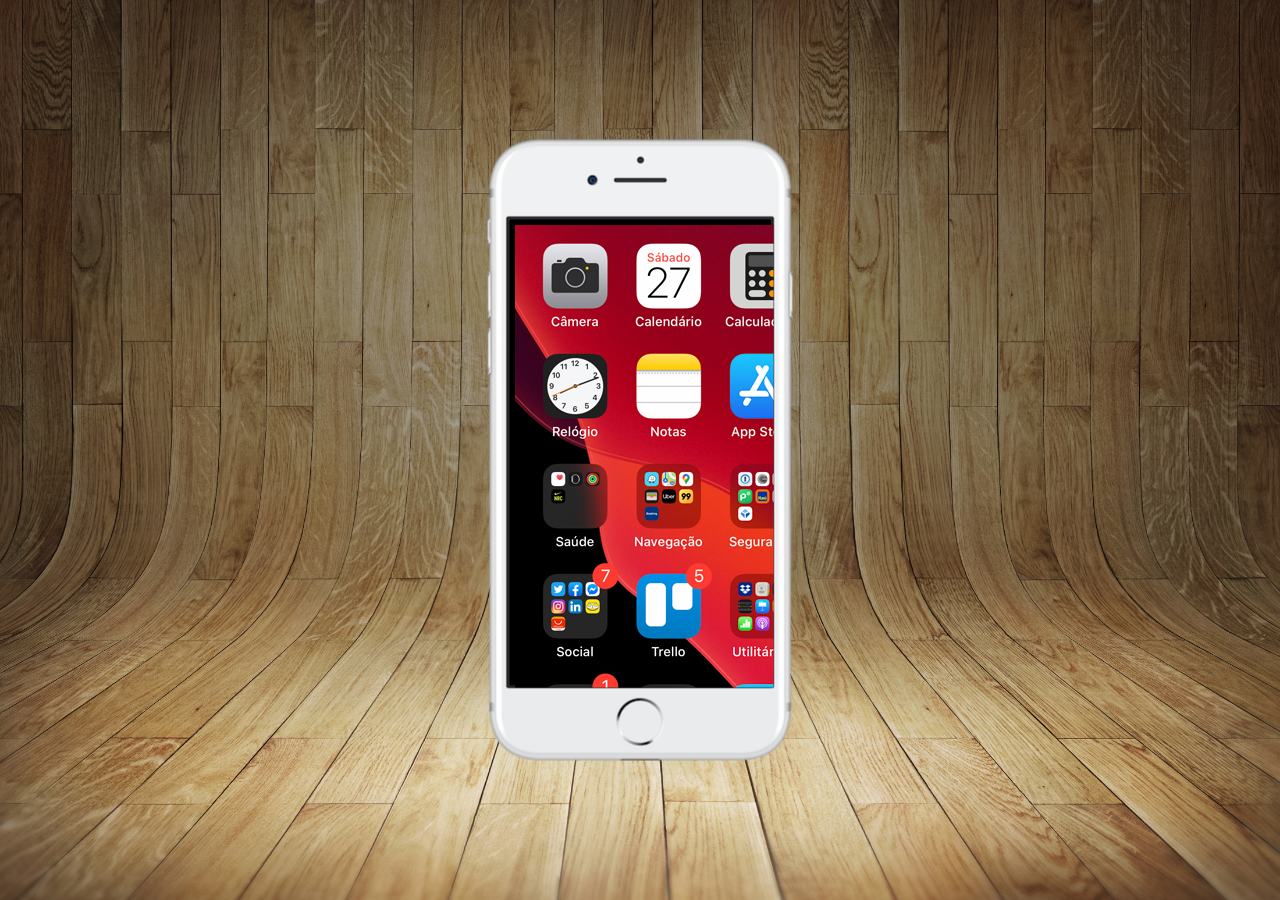
<file: index.html>
<!DOCTYPE html>
<html lang="pt-br">
<head>
    <meta charset="UTF-8">
    <meta name="viewport" content="width=device-width, initial-scale=1.0">
    <link rel="shortcut icon" href="favicon.ico" type="image/x-icon">
    <link rel="stylesheet" href="estilos/style.css">
    <title>redes Sociais</title>
</head>
<body>
    <main>
        <section id="telefone">
            <iframe src="tela-home.html" frameborder="0" name="tela" id="tela"></iframe>

        </section>
        <section id="botoes">
            <a href=""></a>

        </section>
    </main>
    
</body>
</html>
</file>
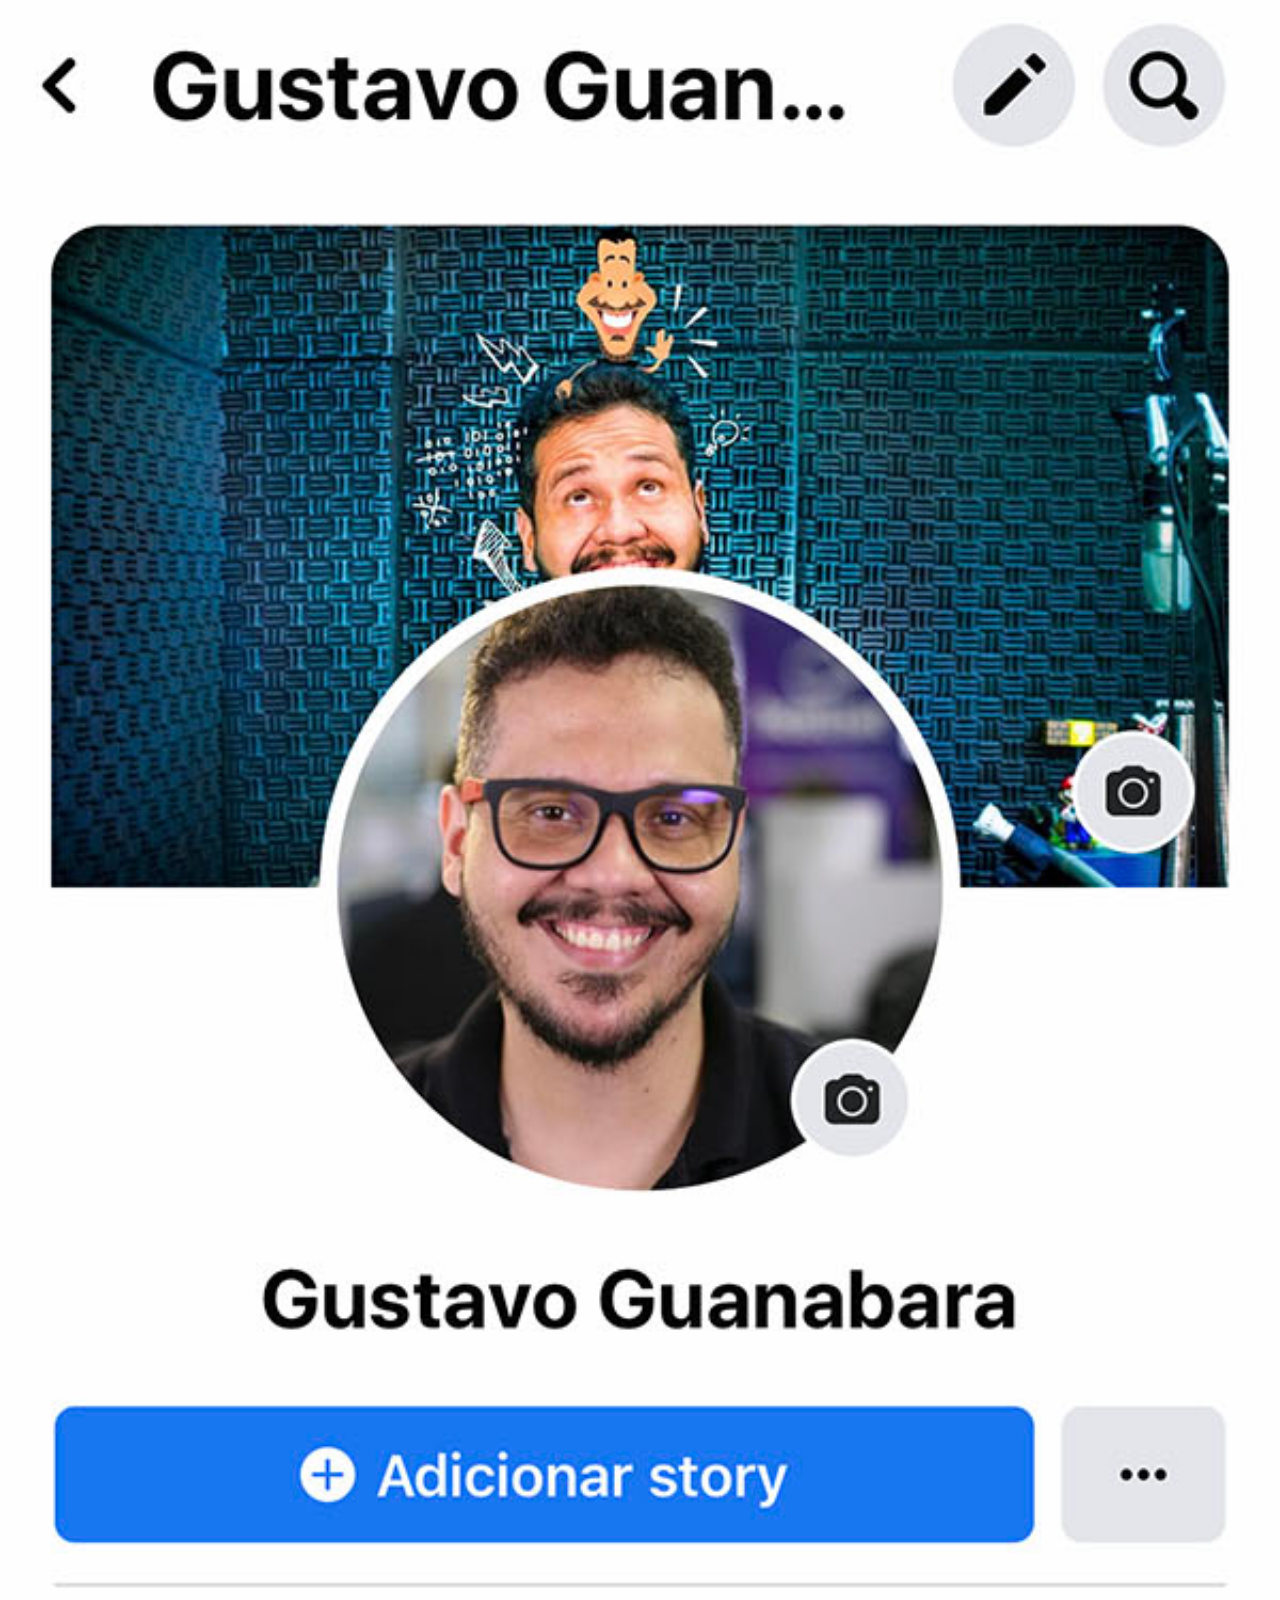
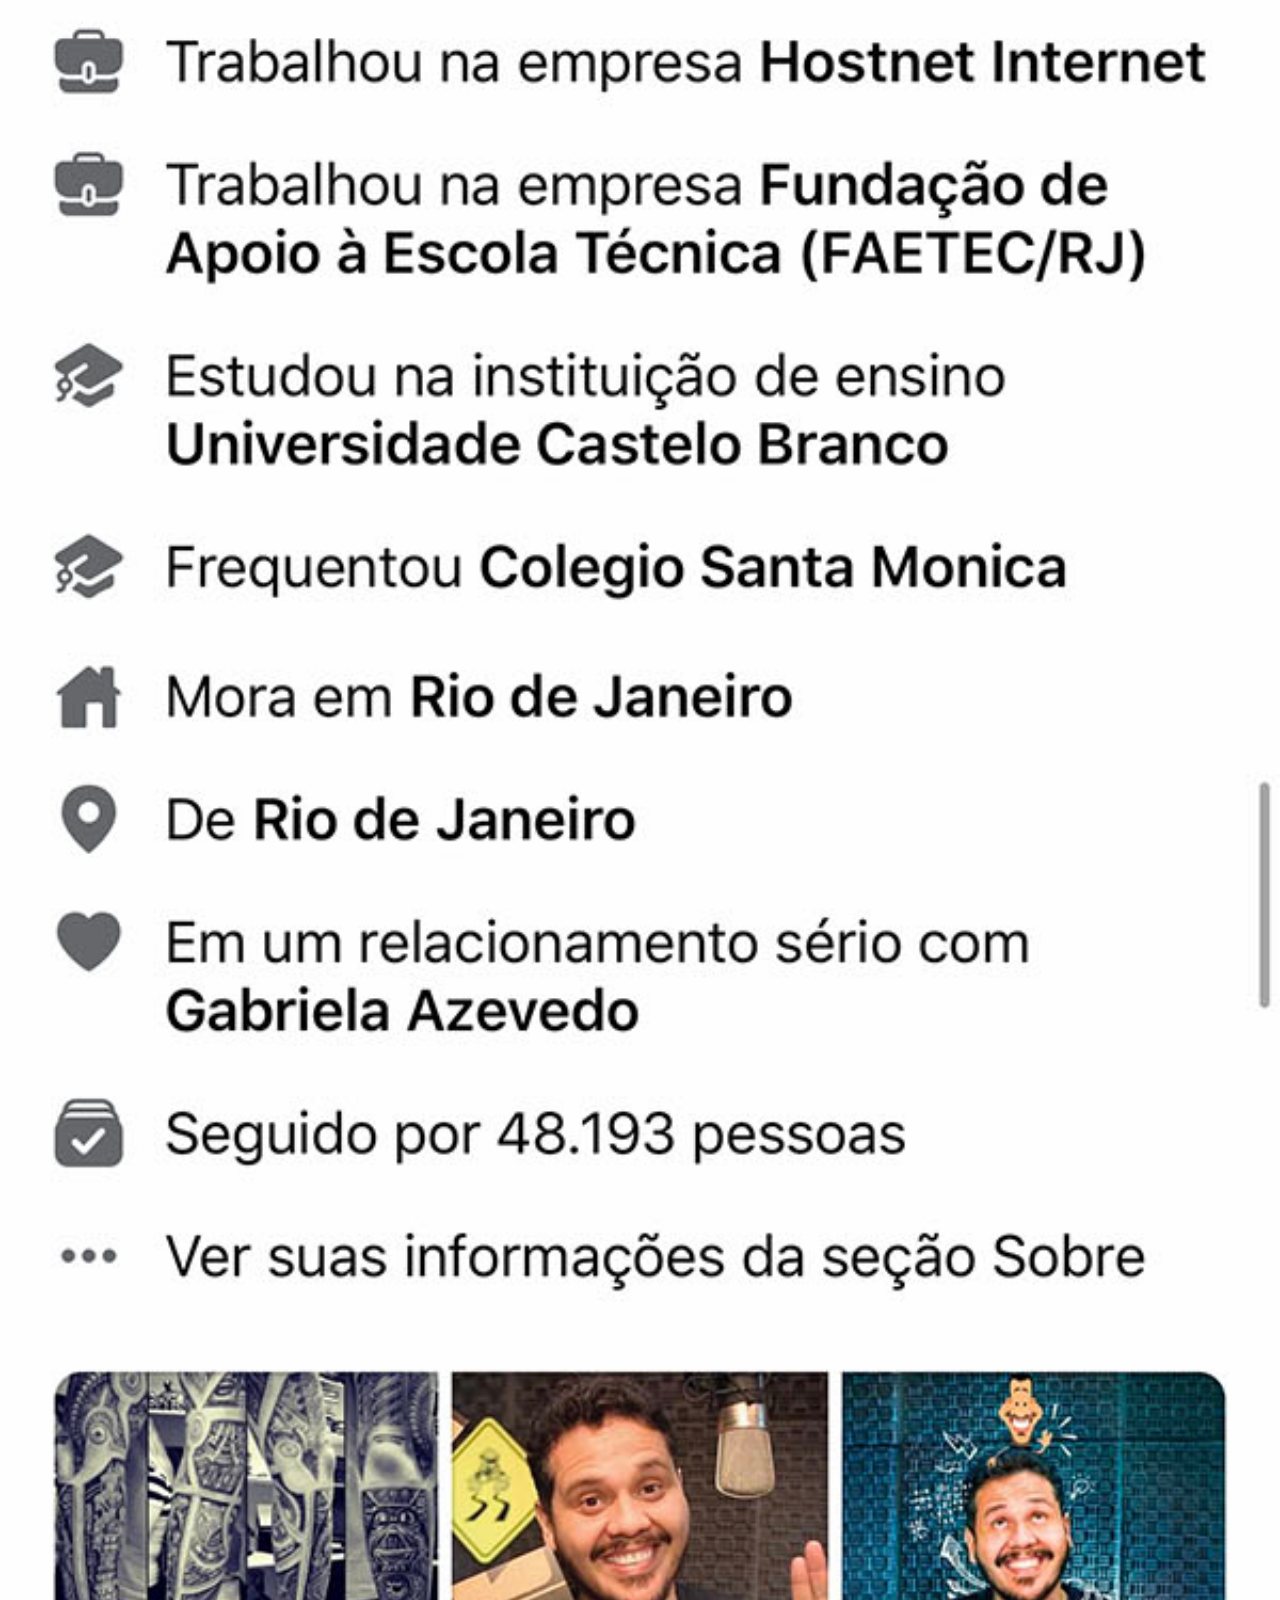
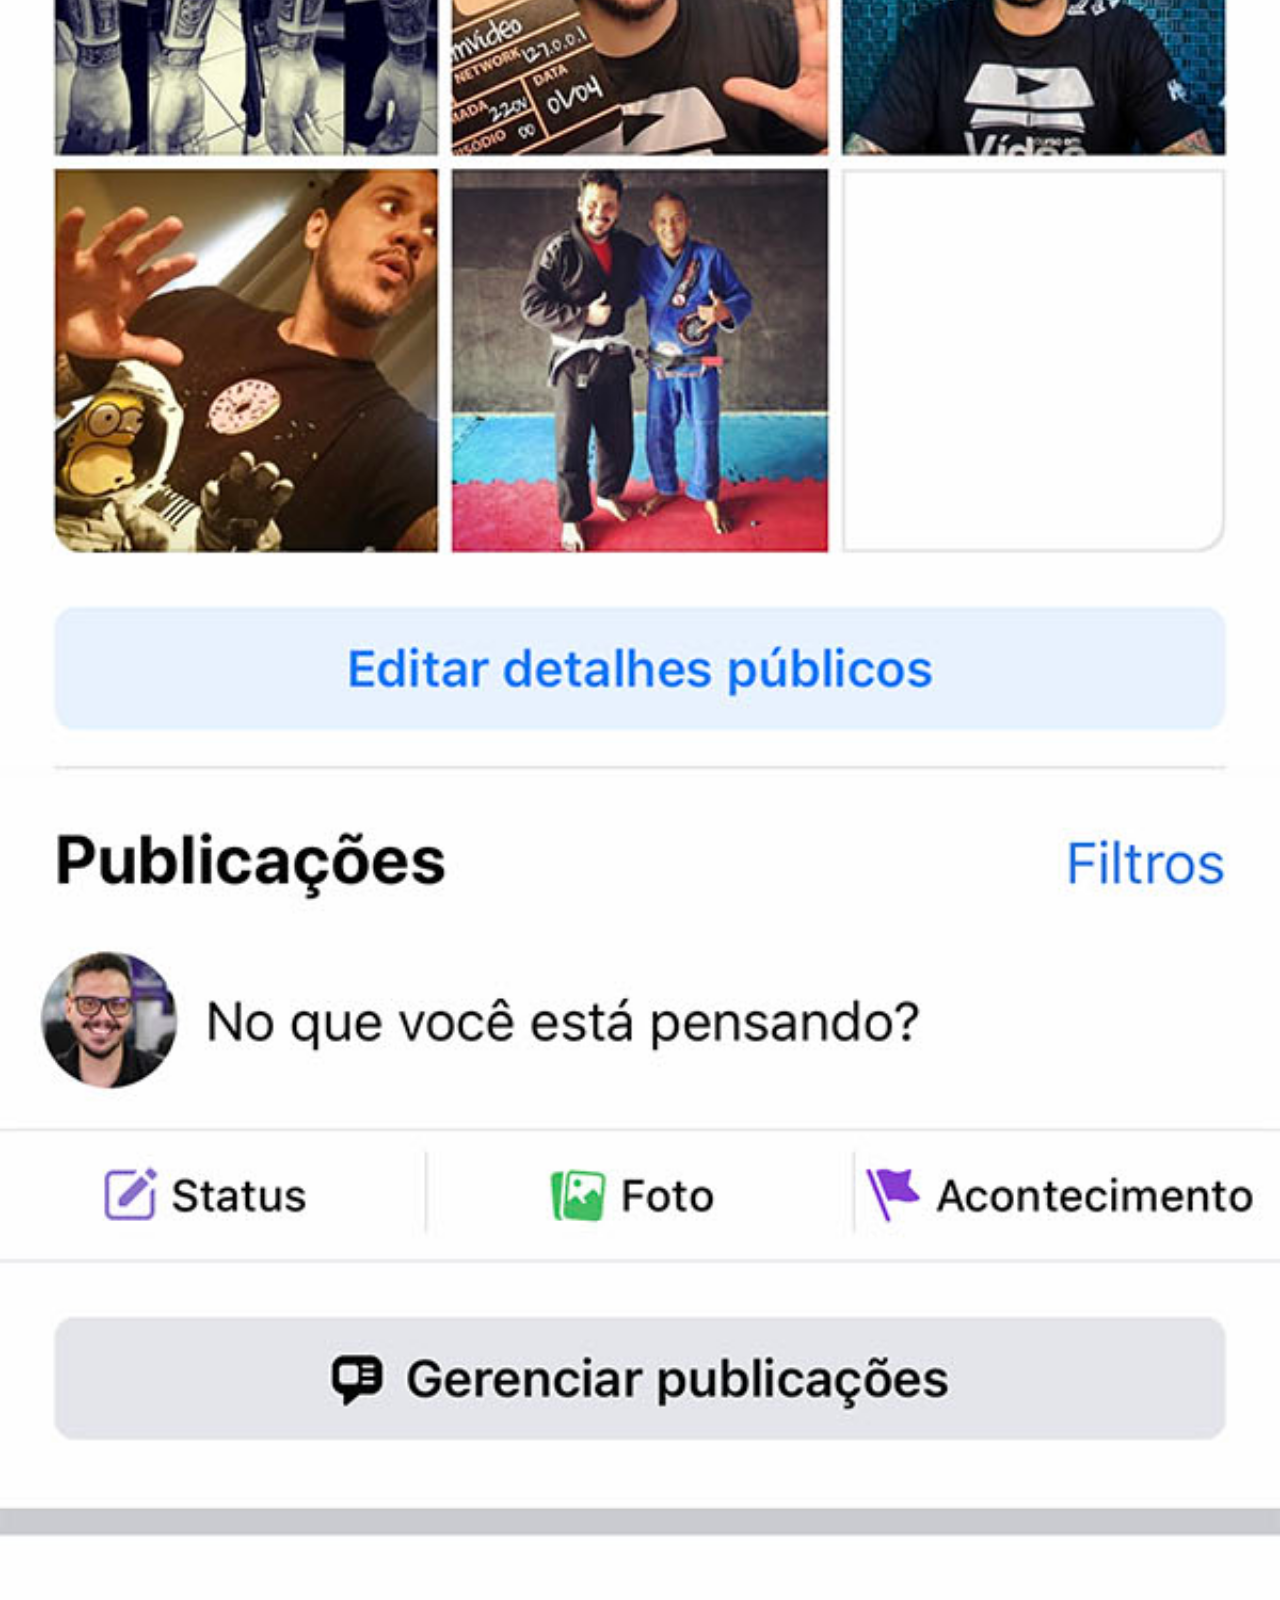
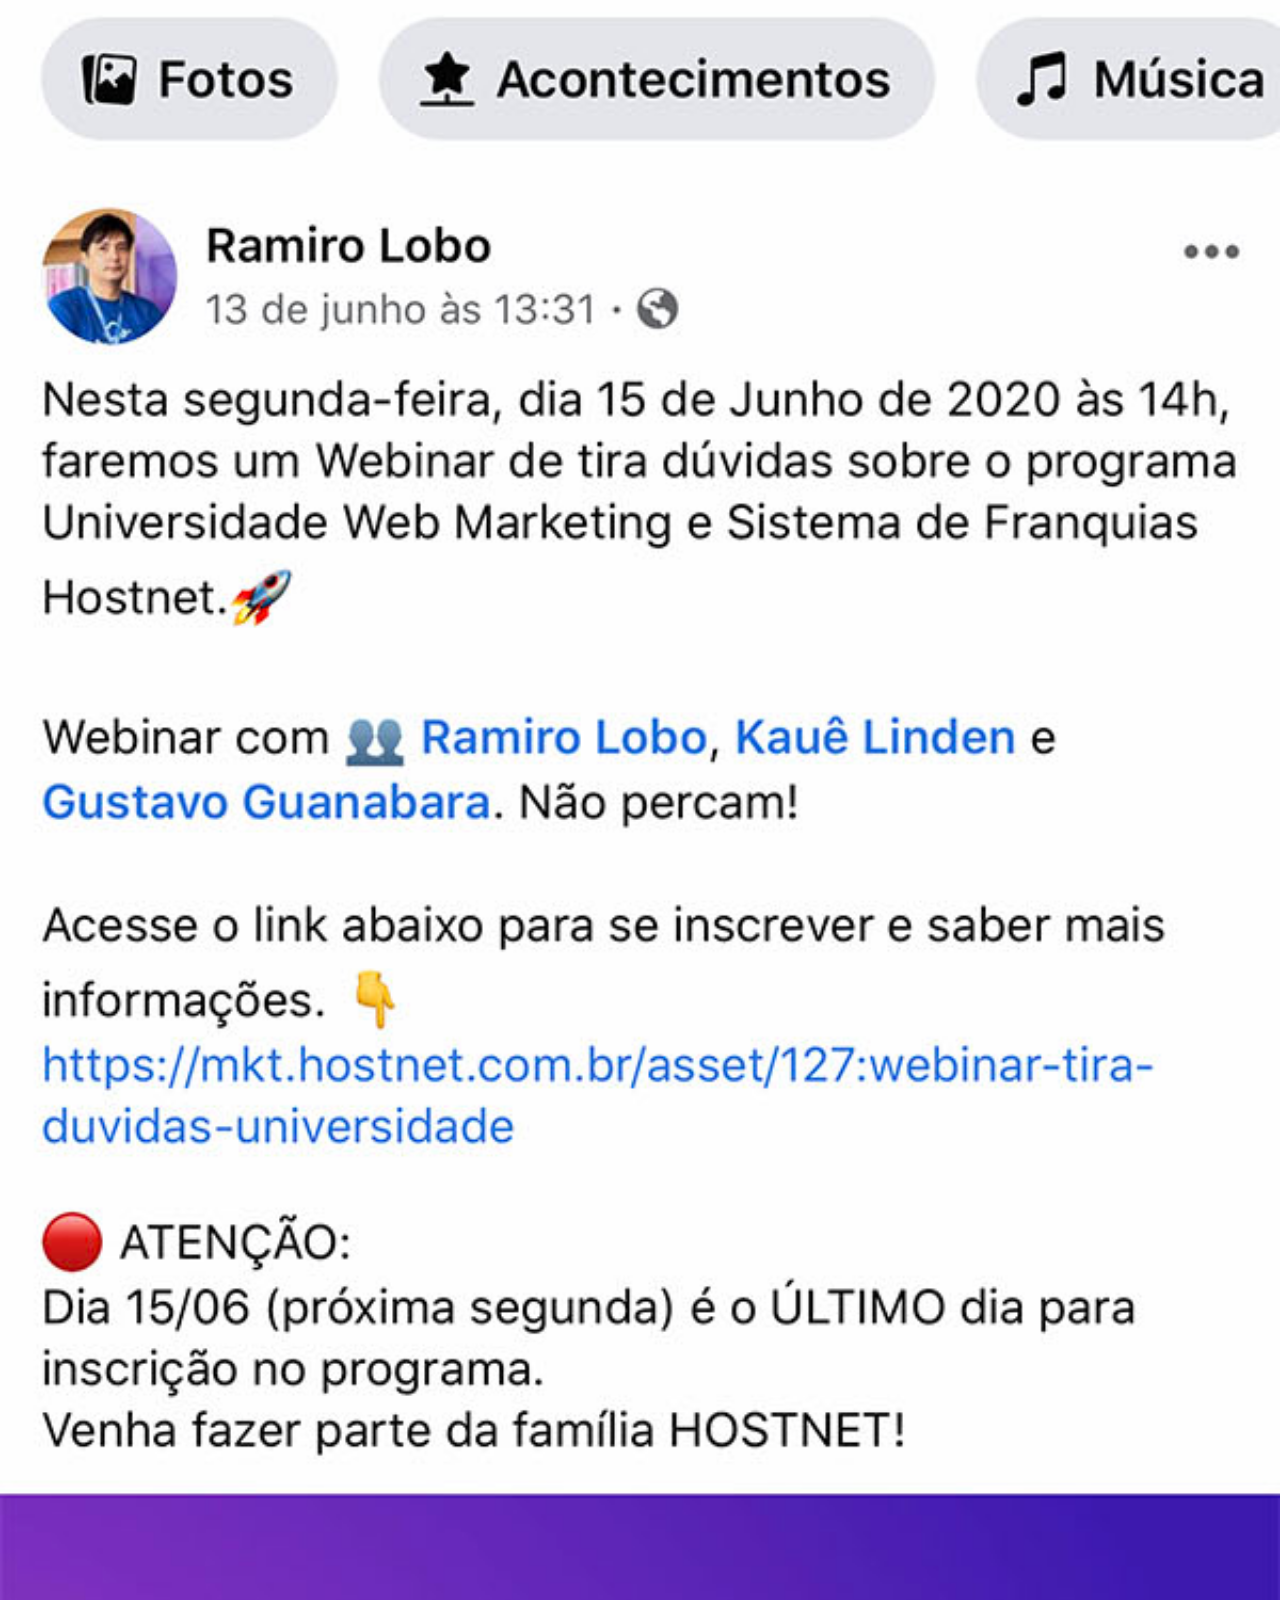
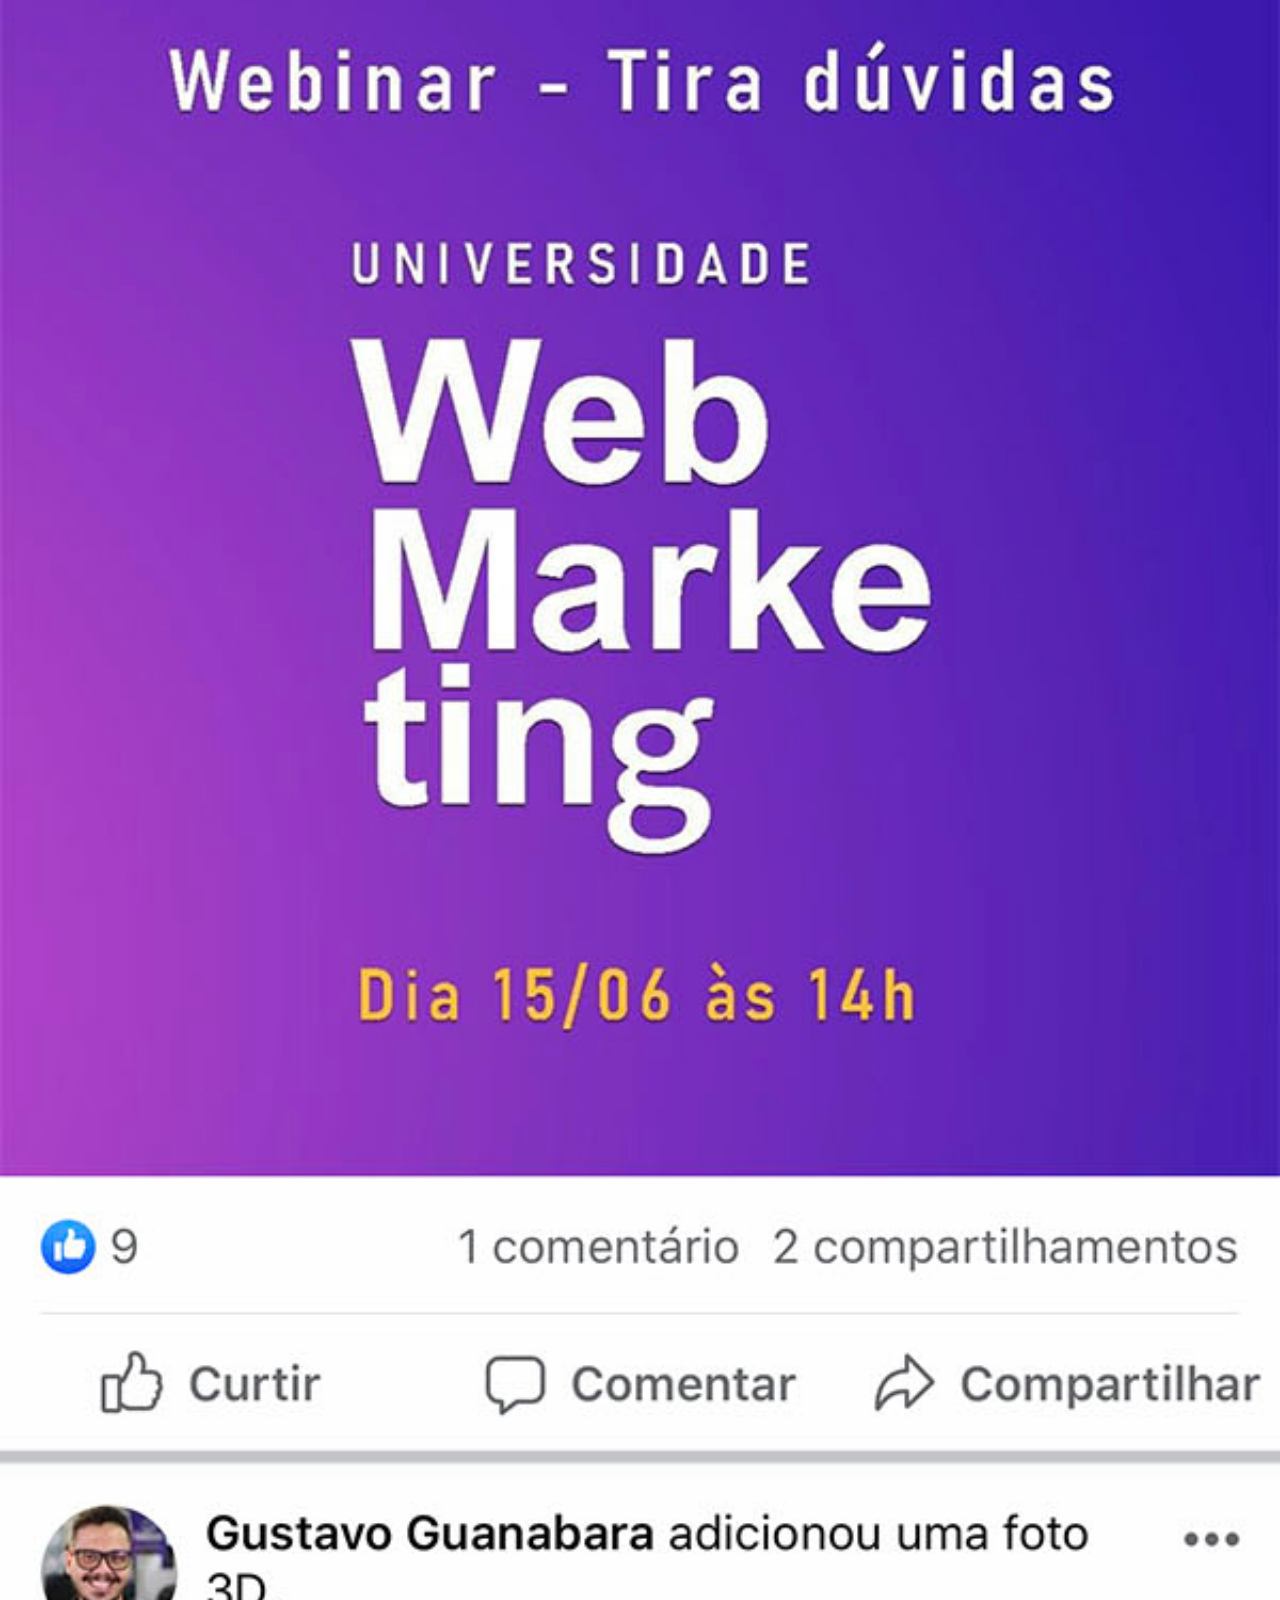
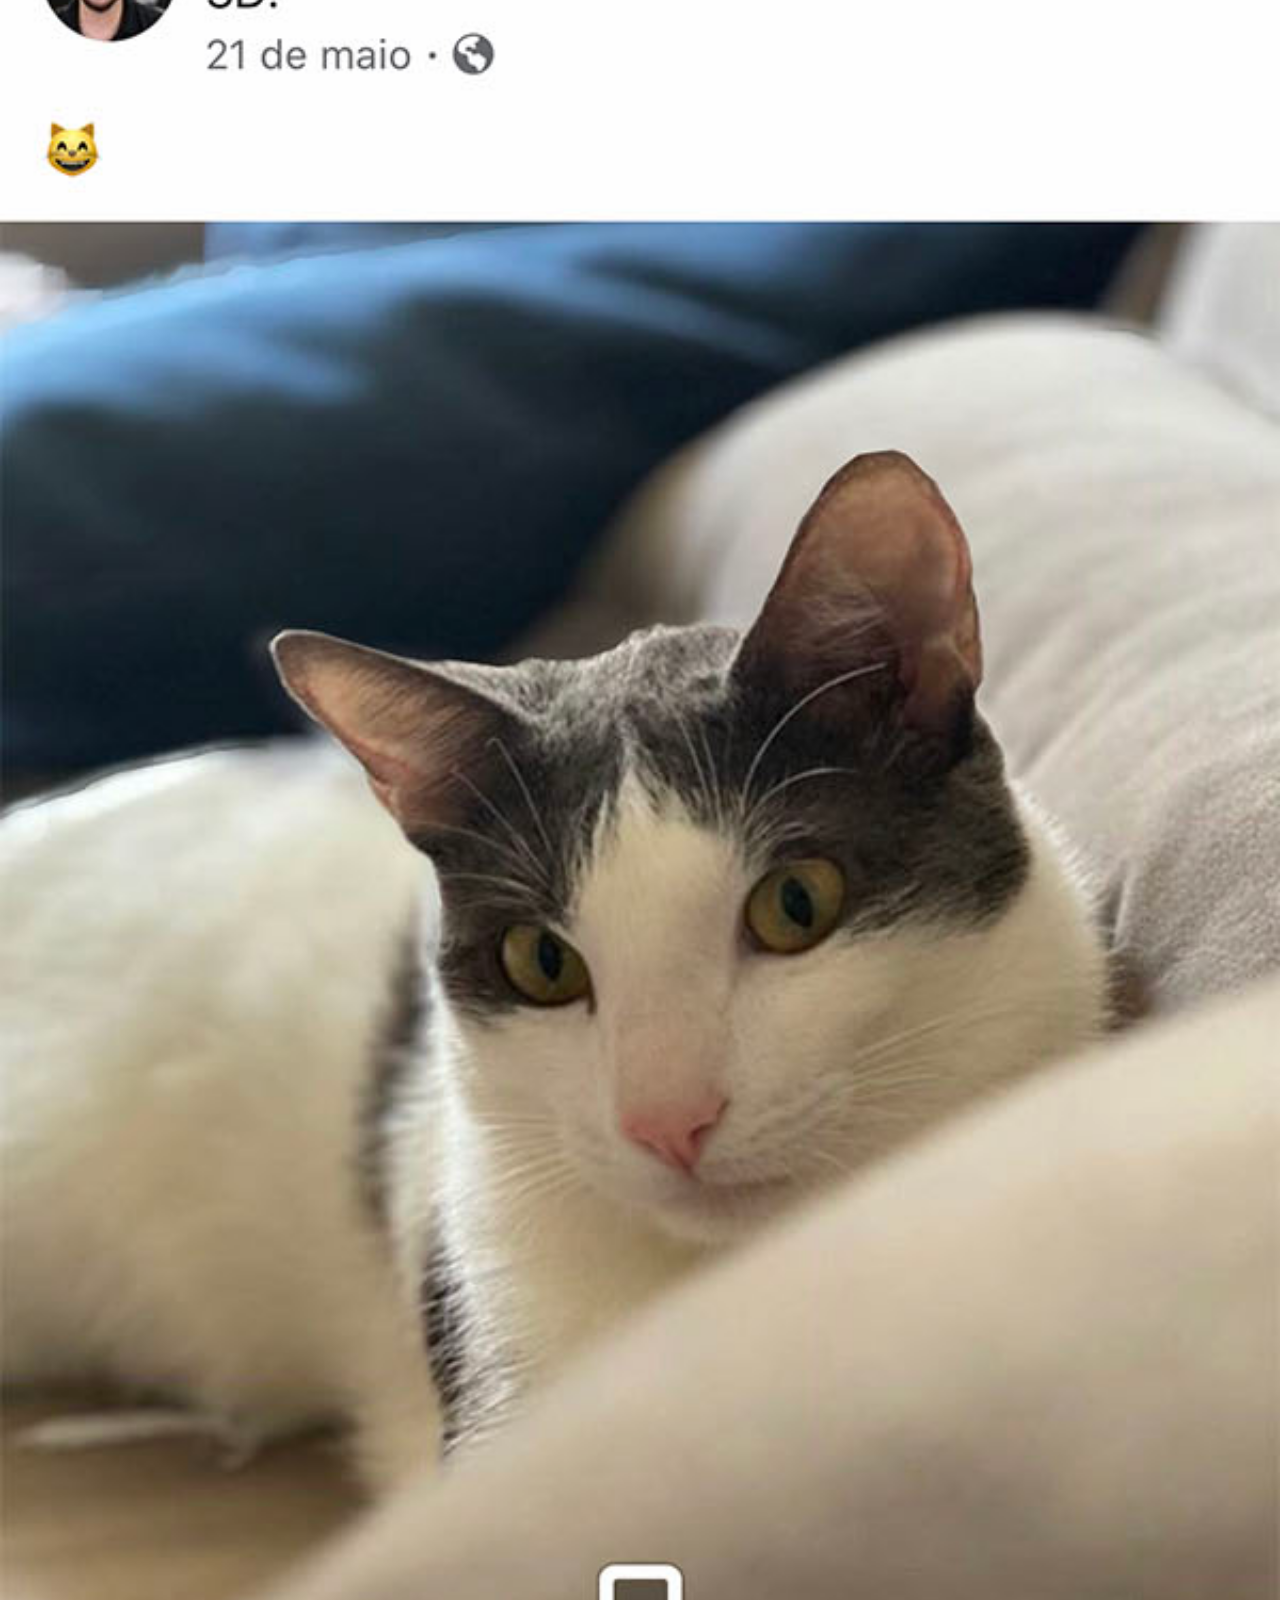
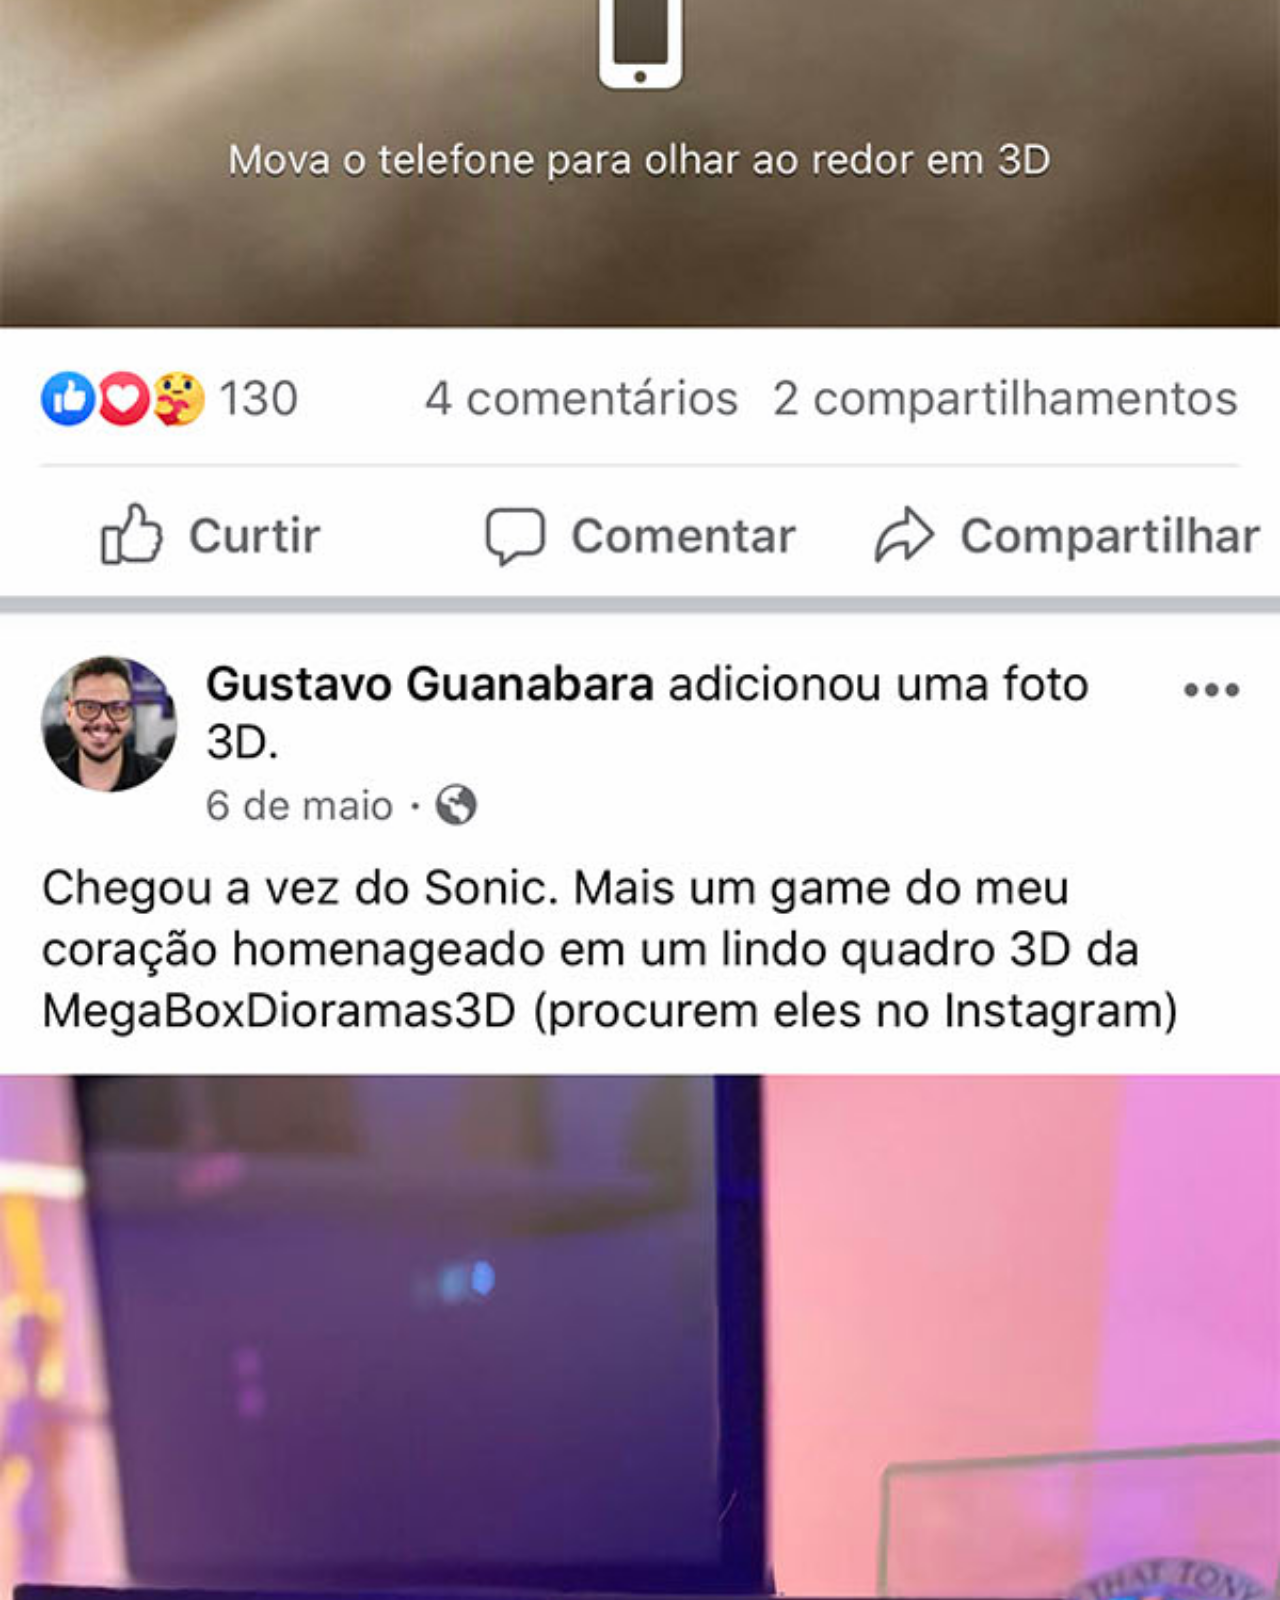
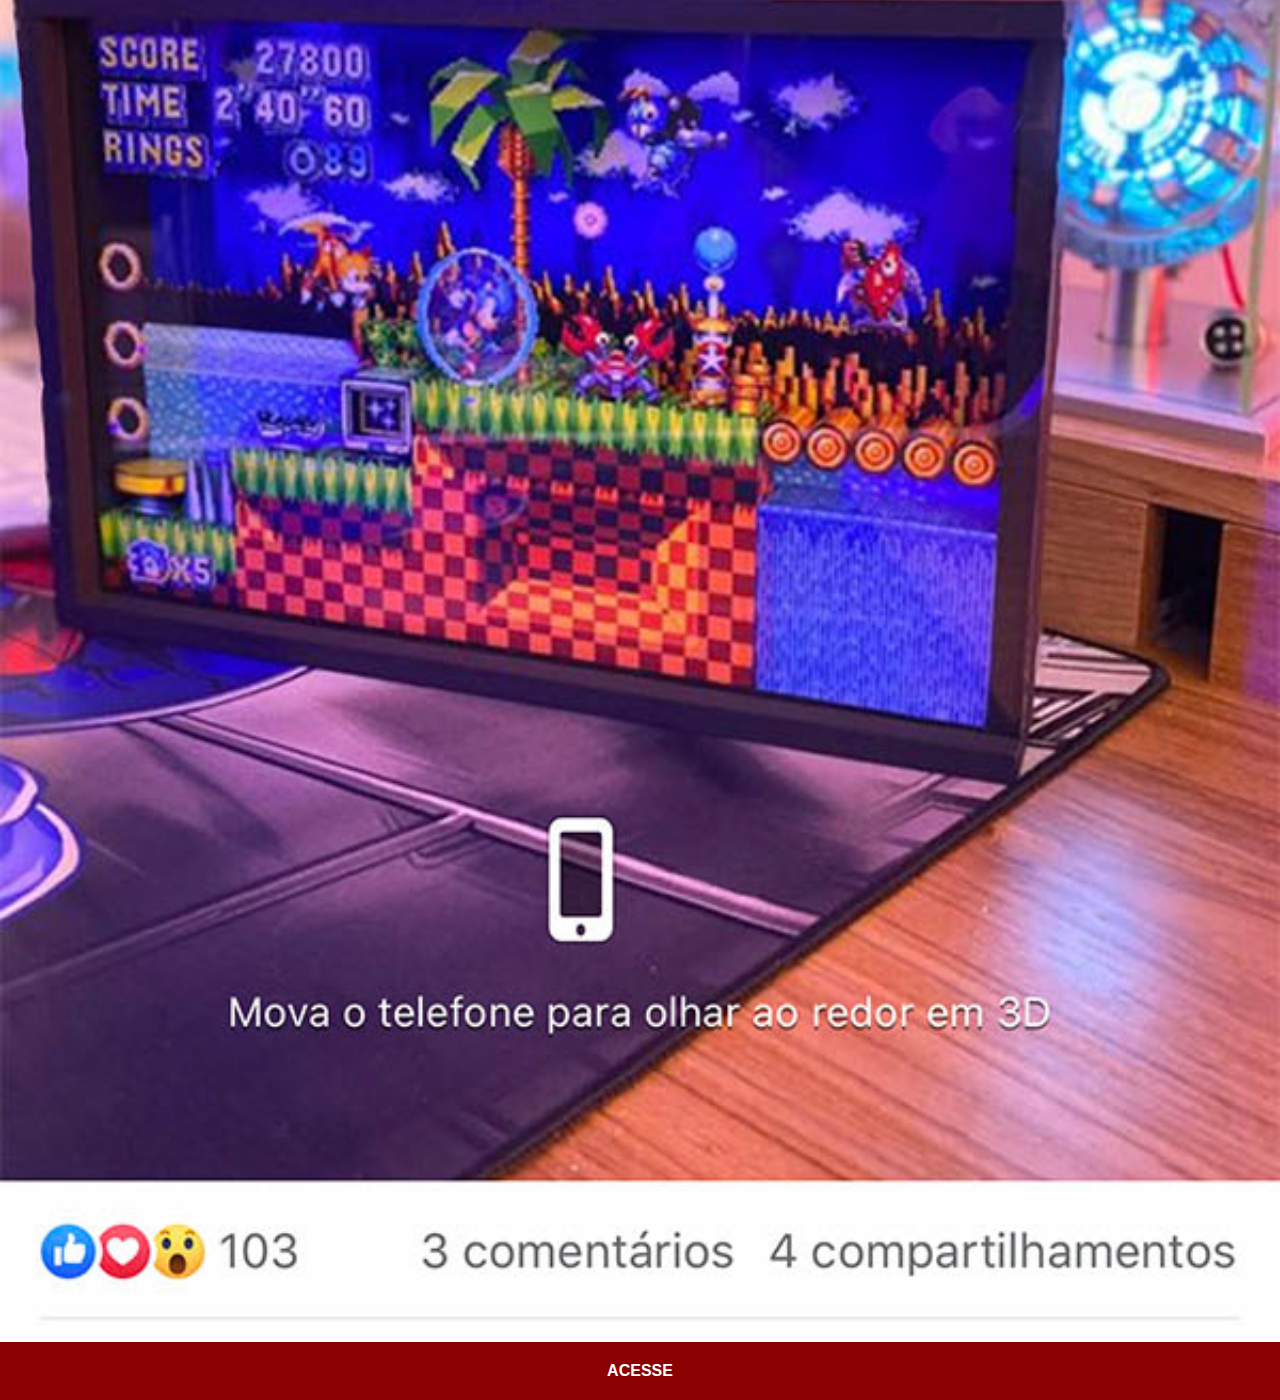
<file: facebook.html>
<!DOCTYPE html>
<html lang="pt-br">
<head>
    <meta charset="UTF-8">
    <meta name="viewport" content="width=device-width, initial-scale=1.0">
    <link rel="stylesheet" href="./estilo-botoes/style.css">
    <title>Document</title>
</head>
<body>
    <img src="imagens/tela-facebook.jpg" alt="facebook">
    <a href="https://www.facebook.com/gustavoguanabara" target="_blank">ACESSE</a>
    
</body>
</html>
</file>
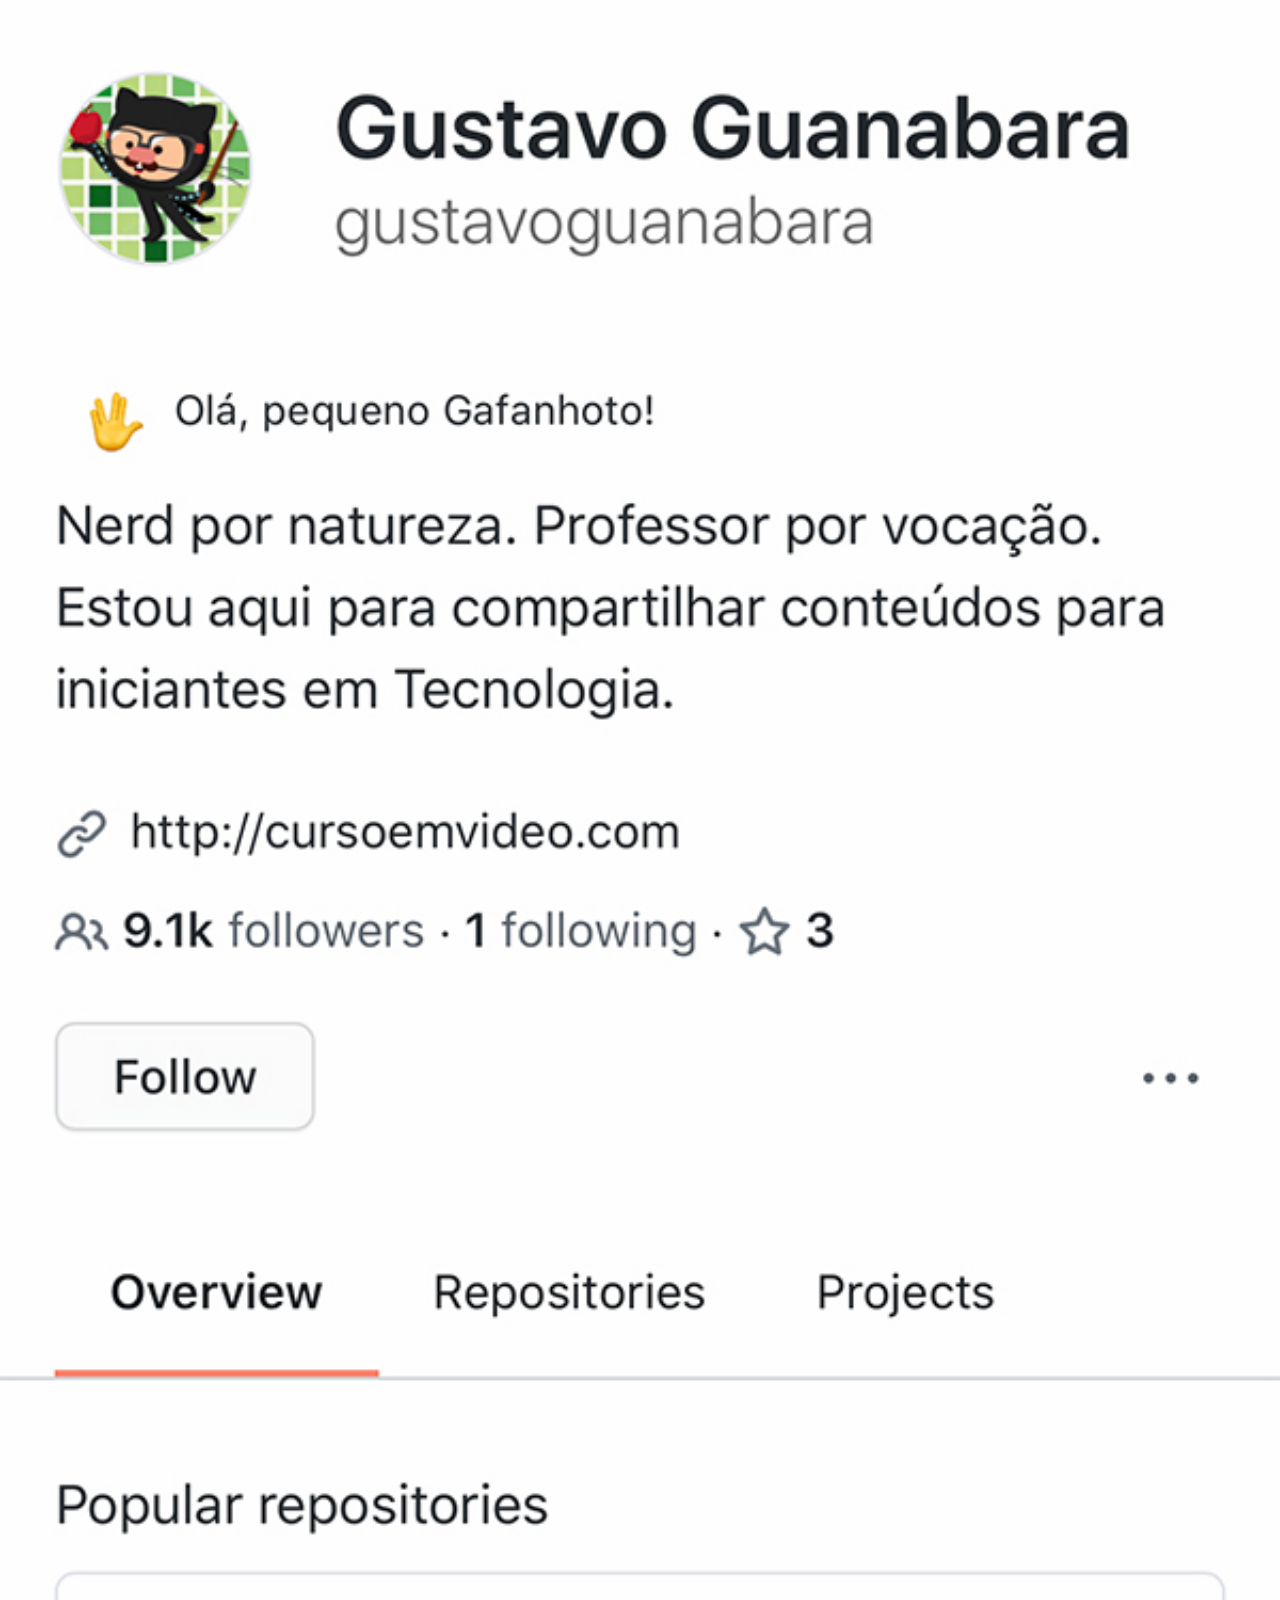
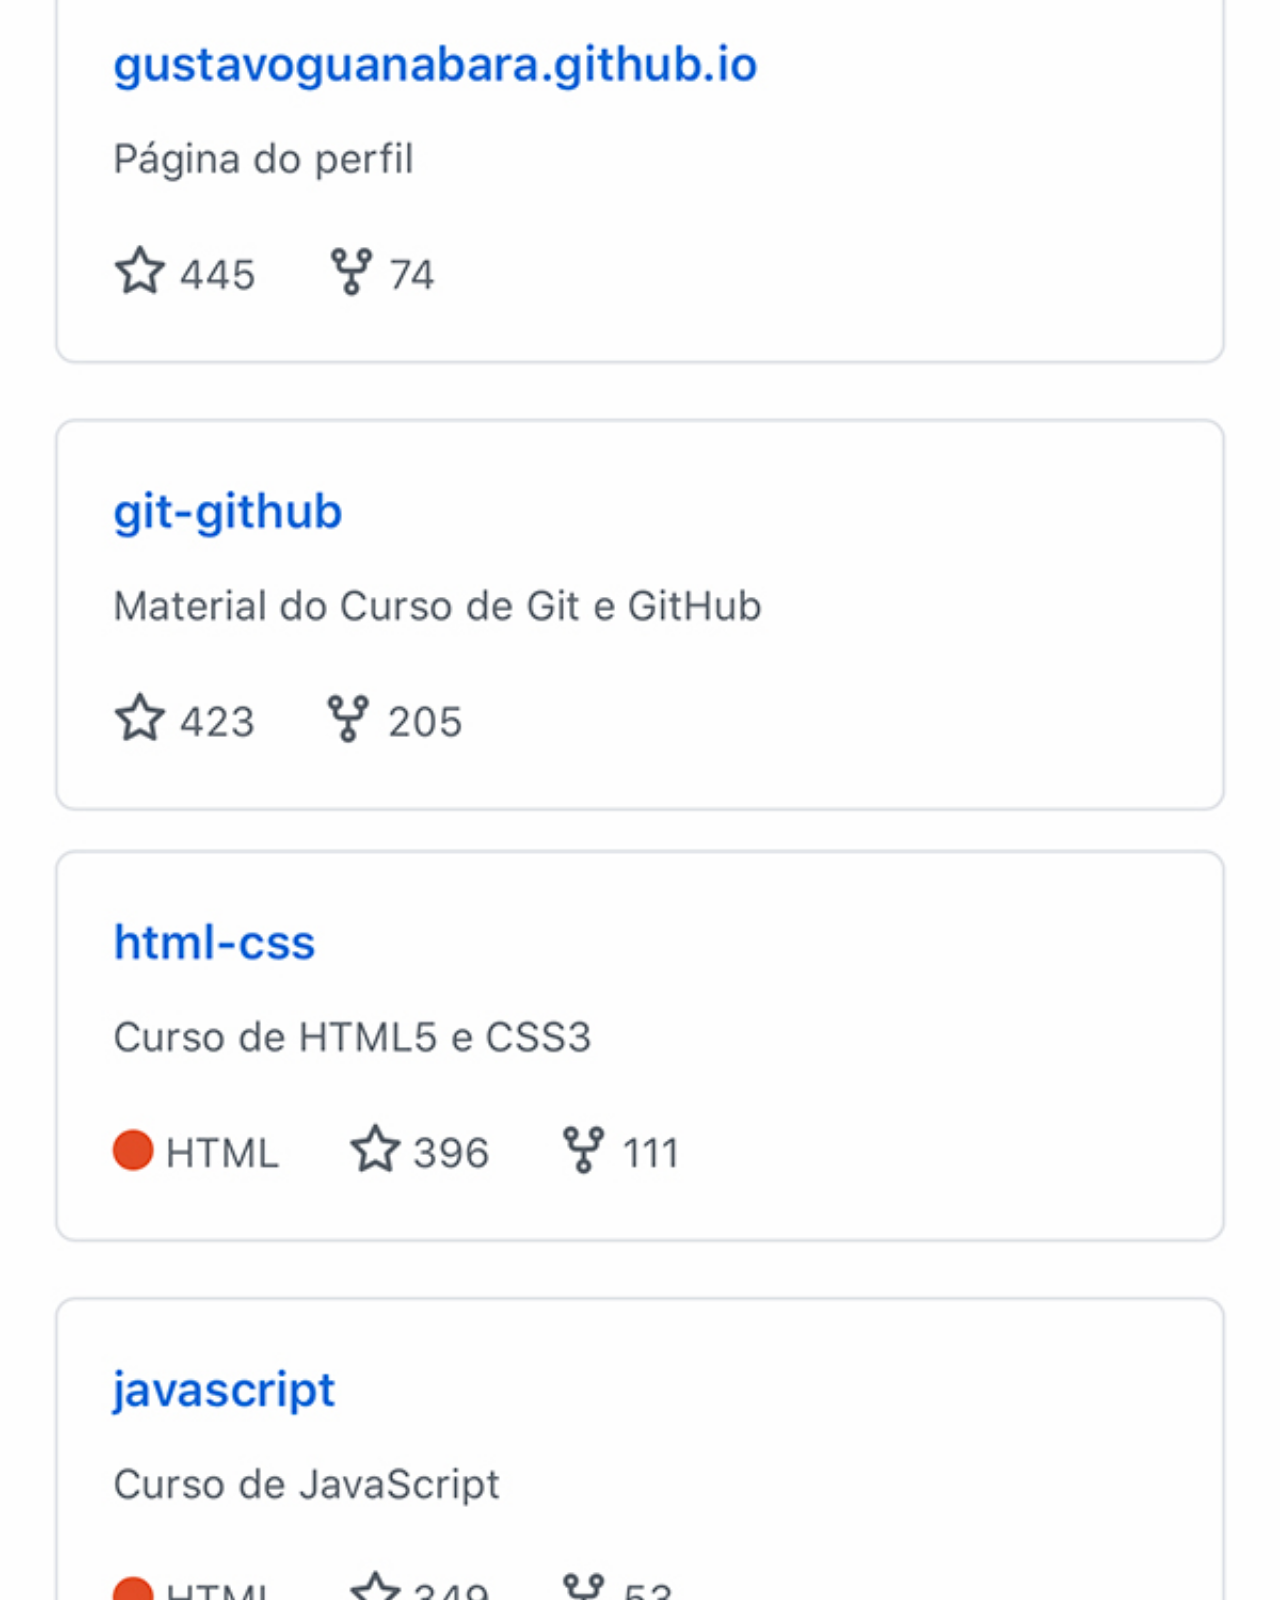
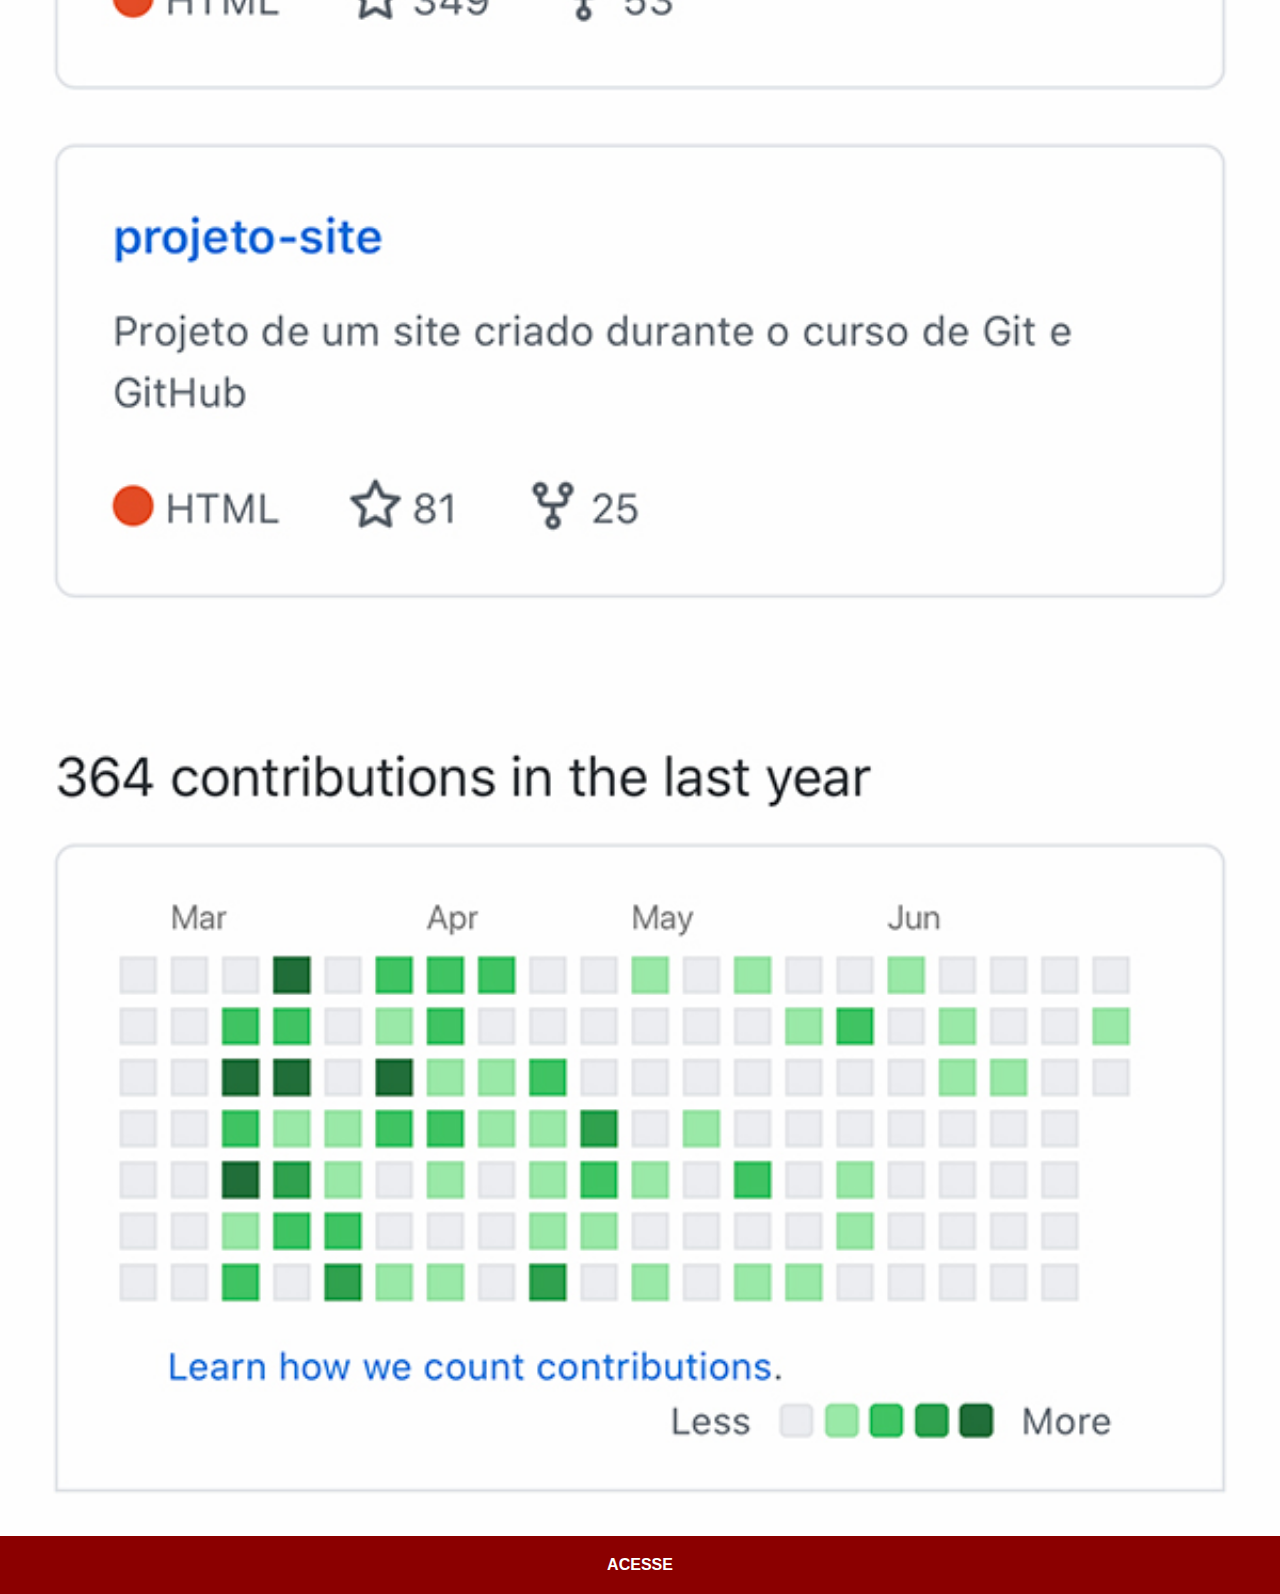
<file: github.html>
<!DOCTYPE html>
<html lang="pt-br">
<head>
    <meta charset="UTF-8">
    <meta name="viewport" content="width=device-width, initial-scale=1.0">
    <link rel="stylesheet" href="./estilo-botoes/style.css">
    <title>github</title>
</head>
<body>
    <img src="imagens/tela-github.jpg" alt="github">
    <a href="https://github.com/gustavoguanabara" target="_blank">ACESSE</a>
    
</body>
</html>
</file>
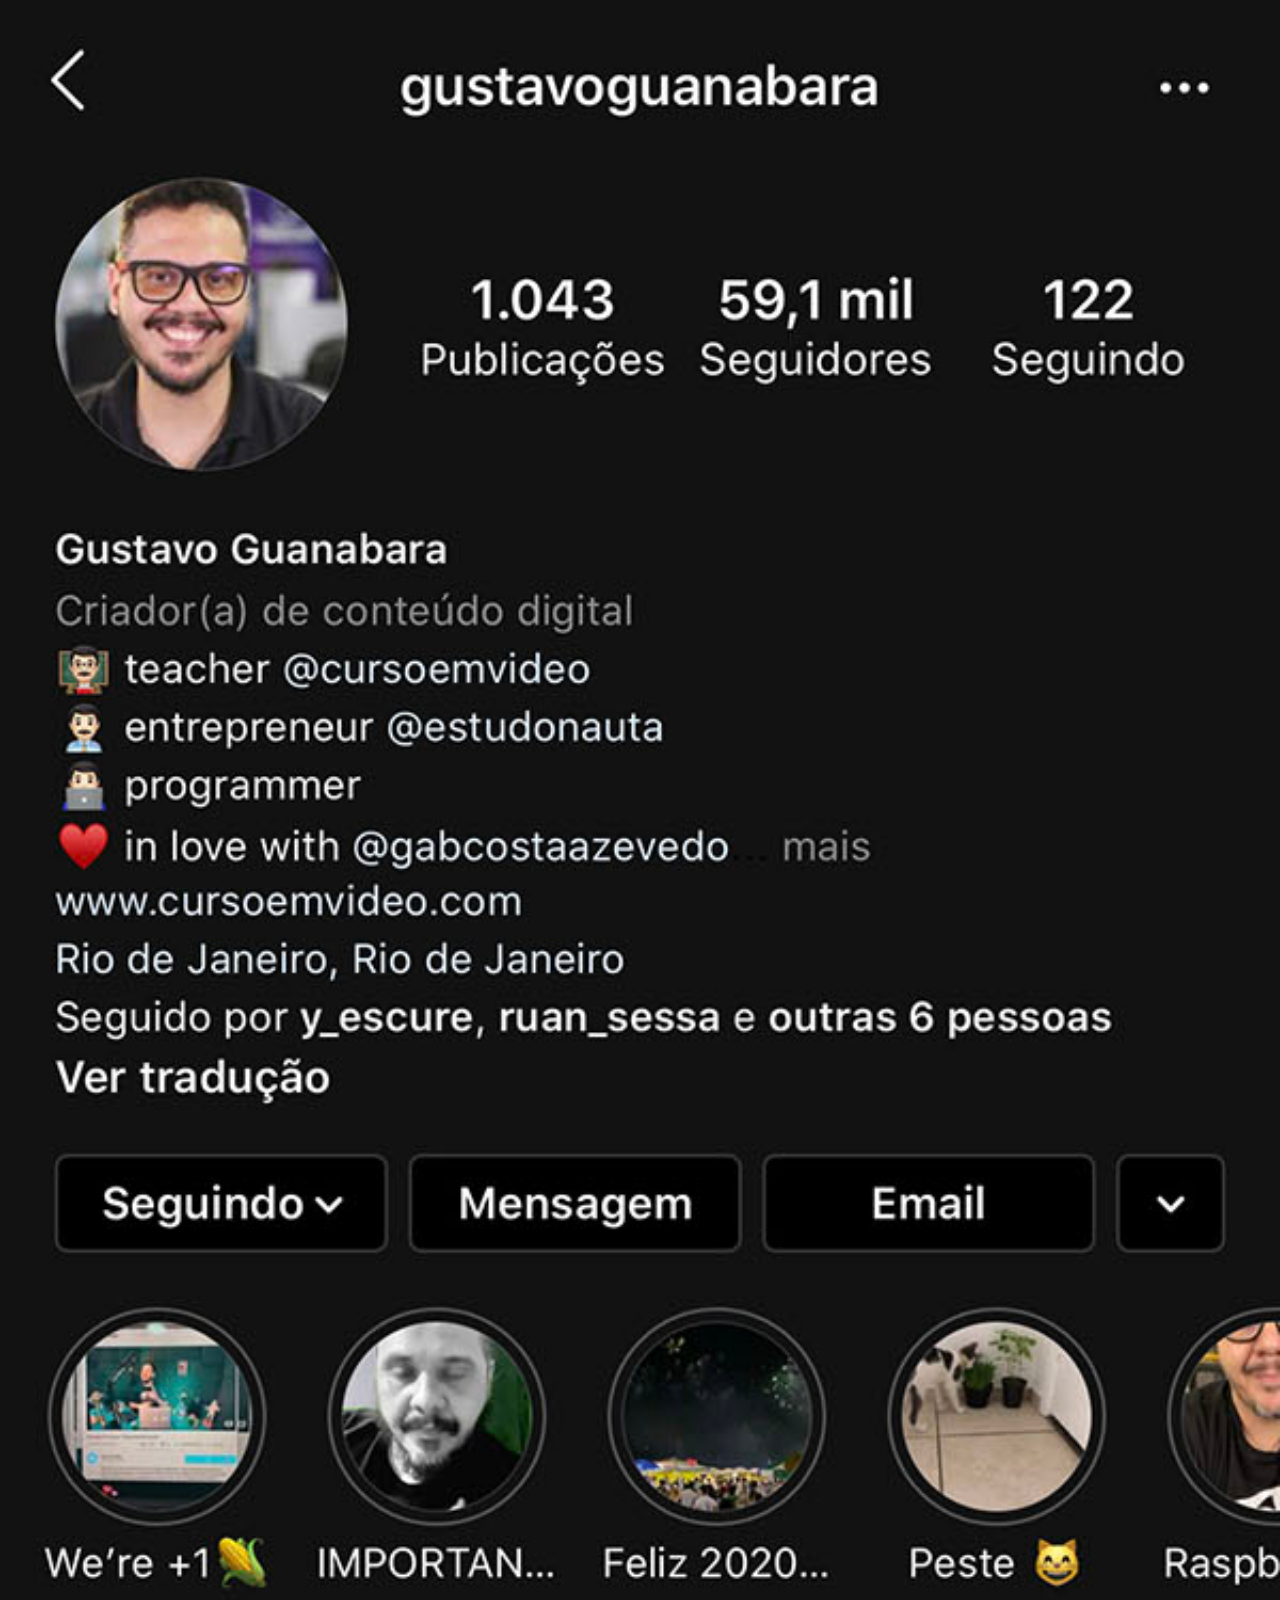
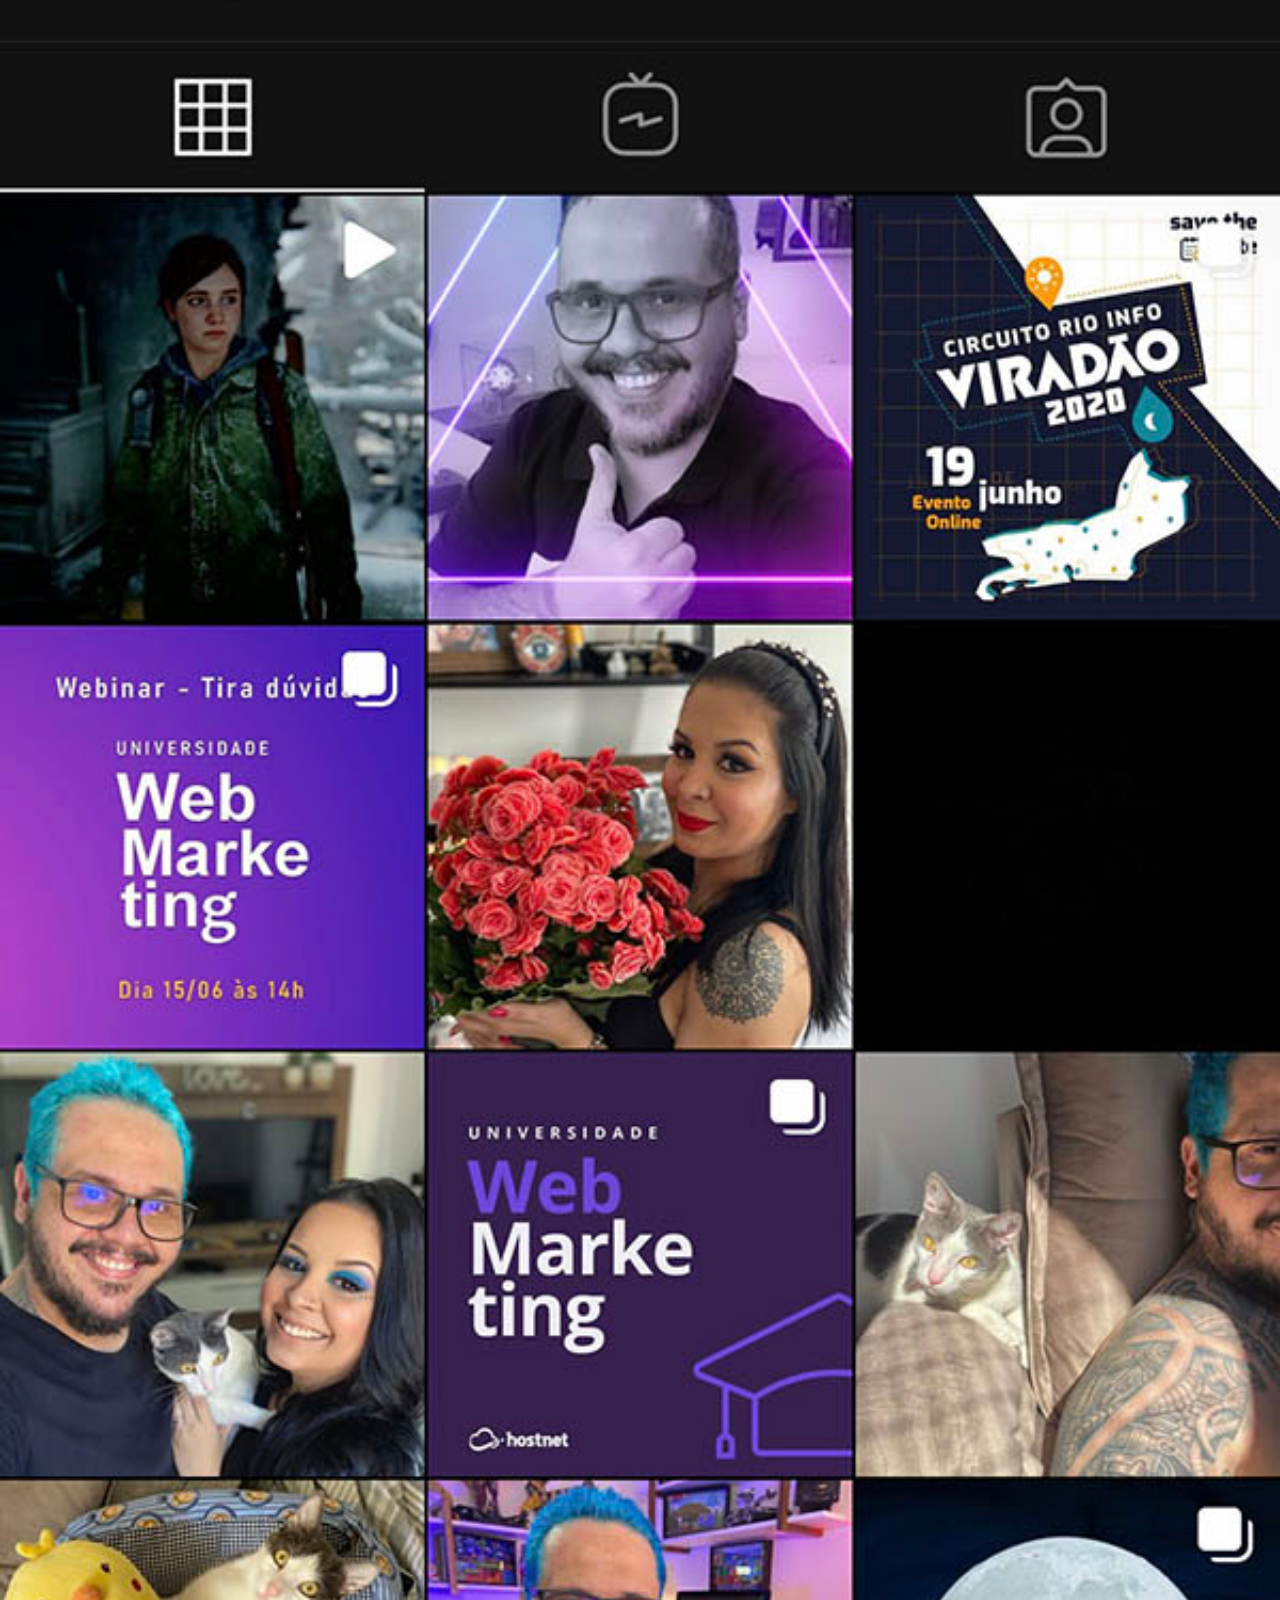
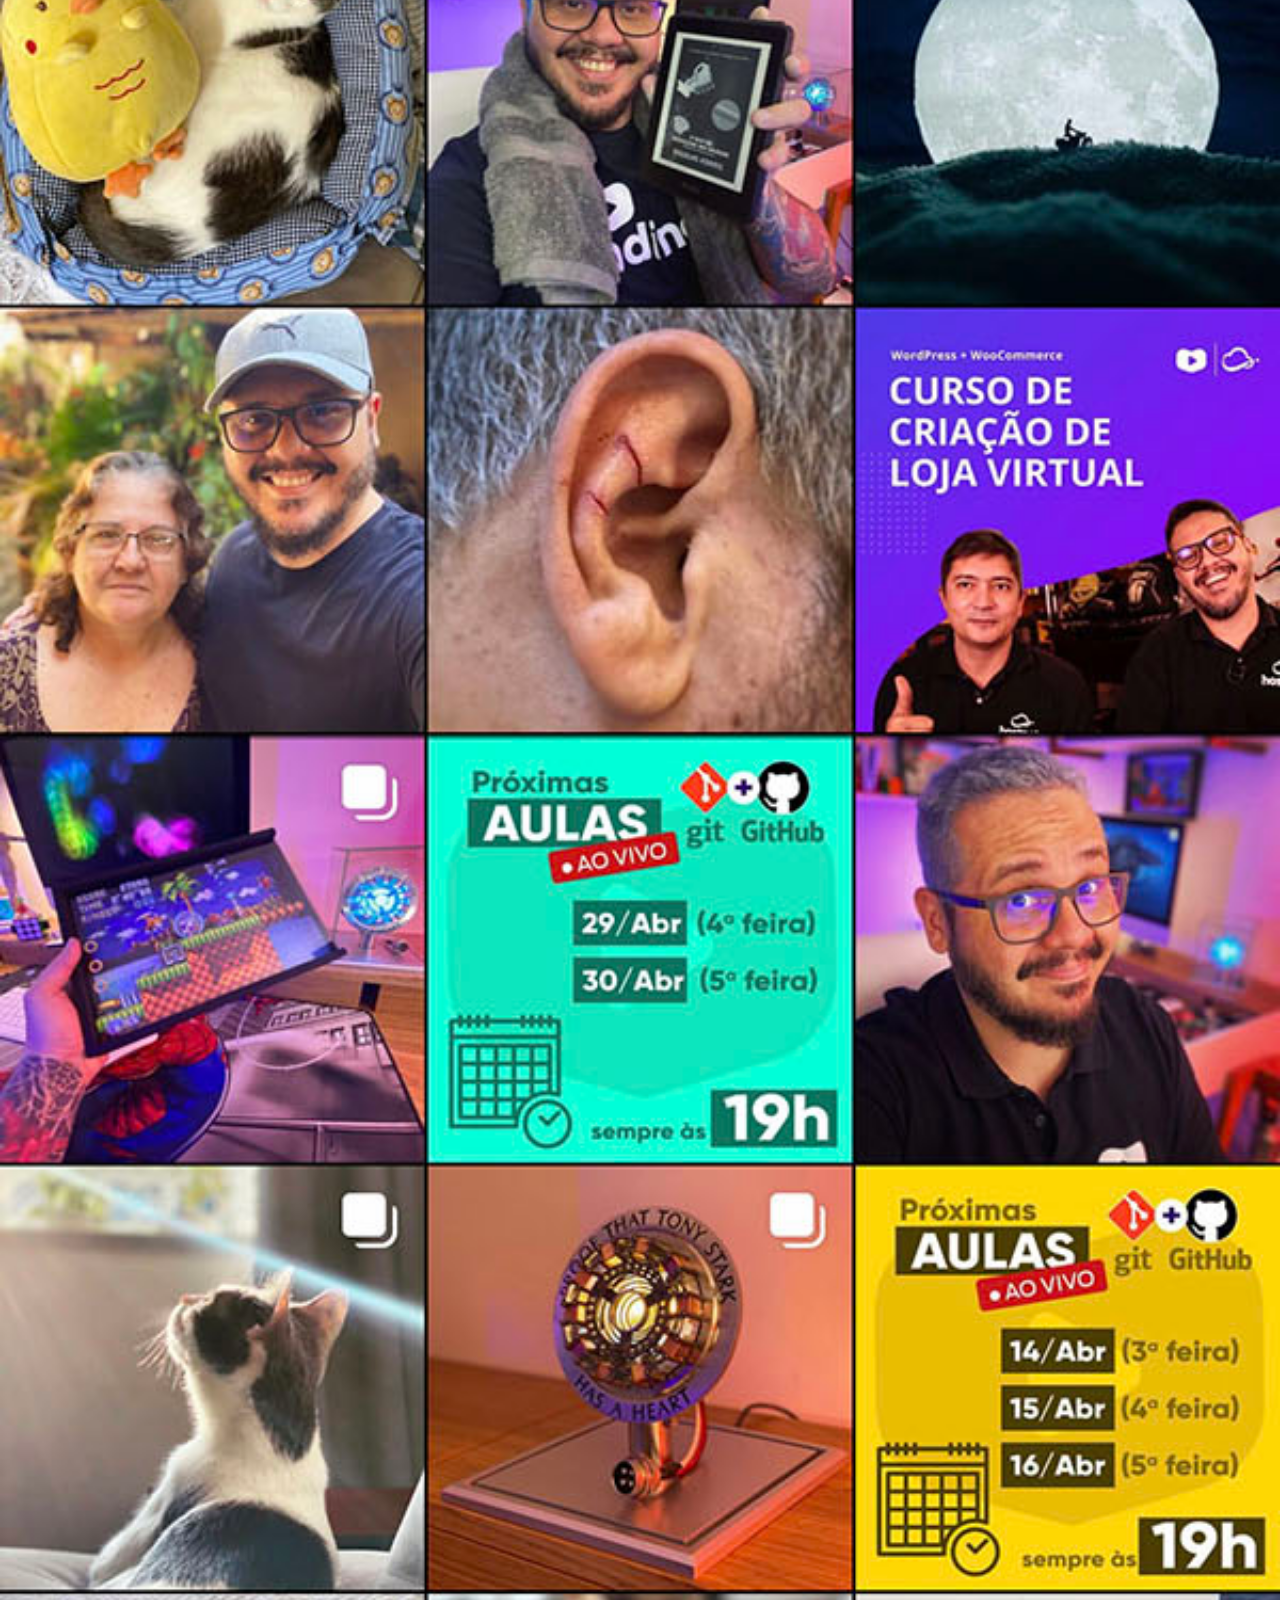
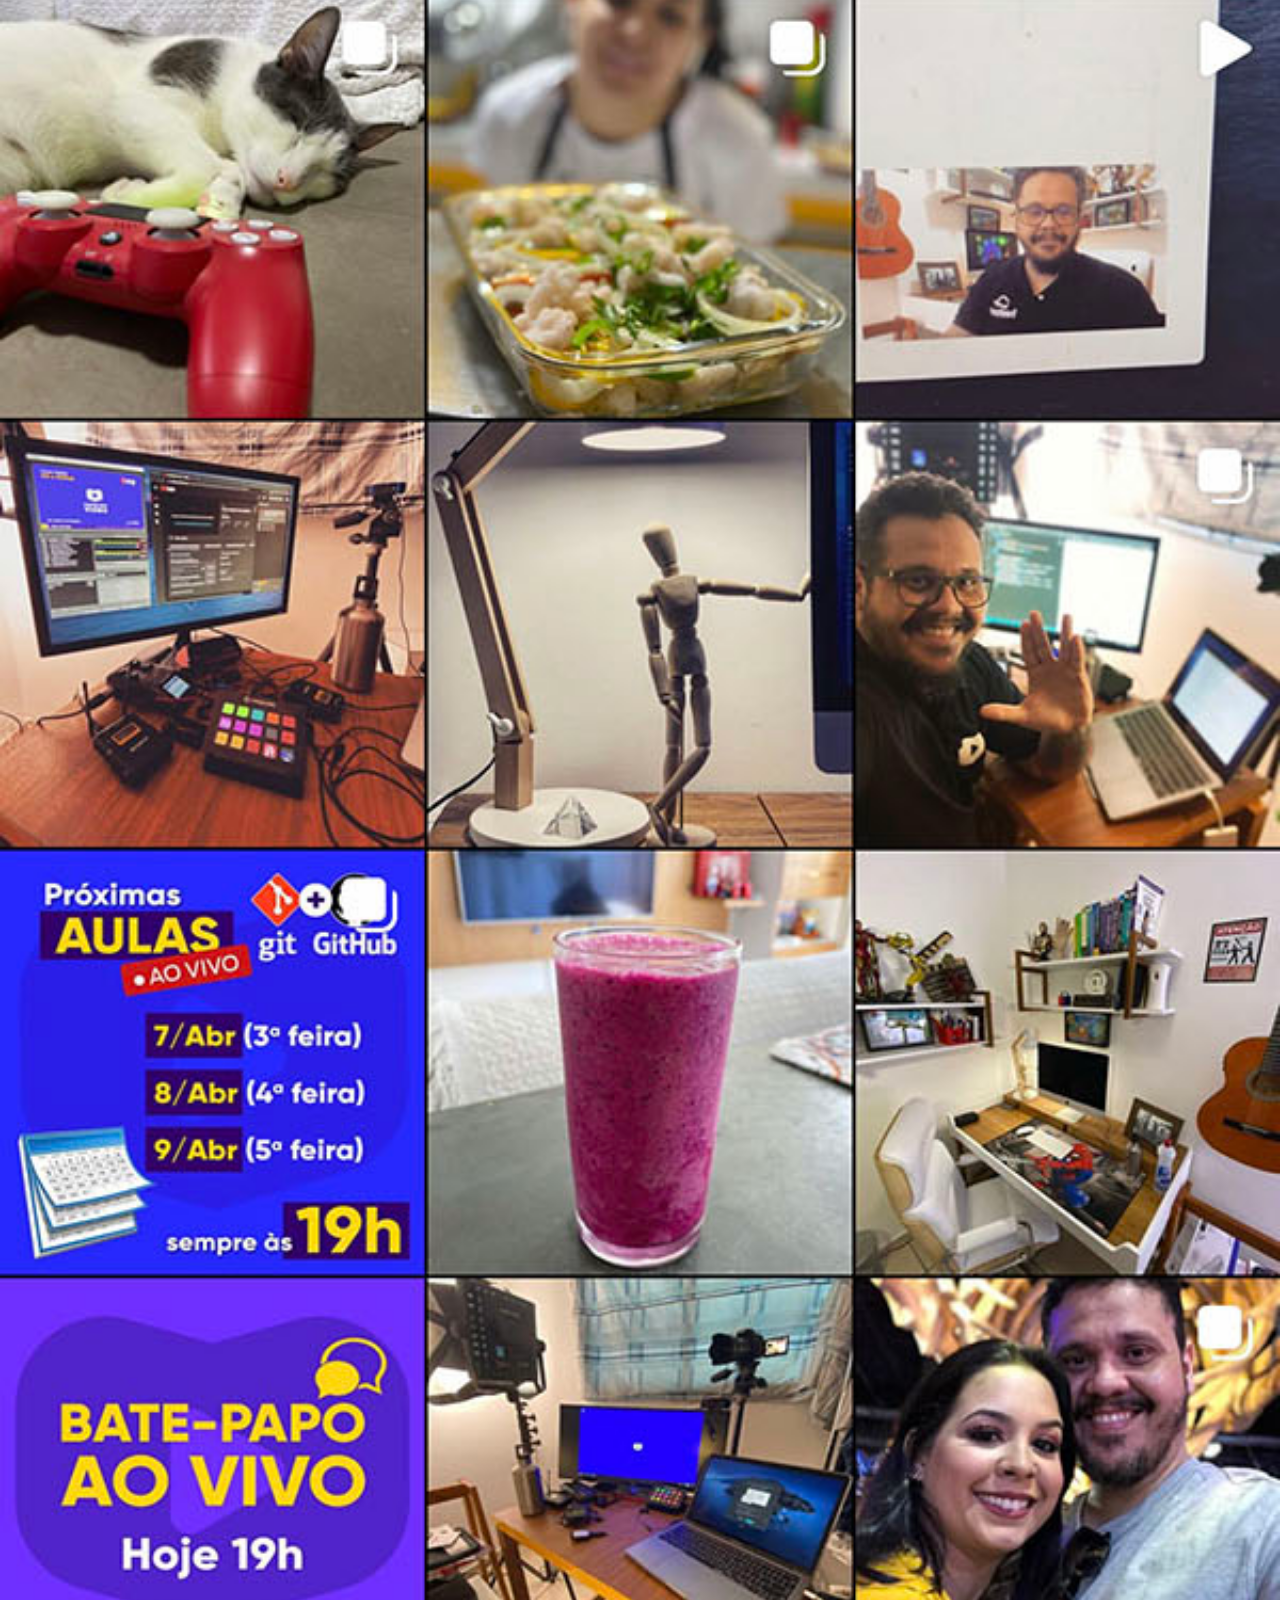
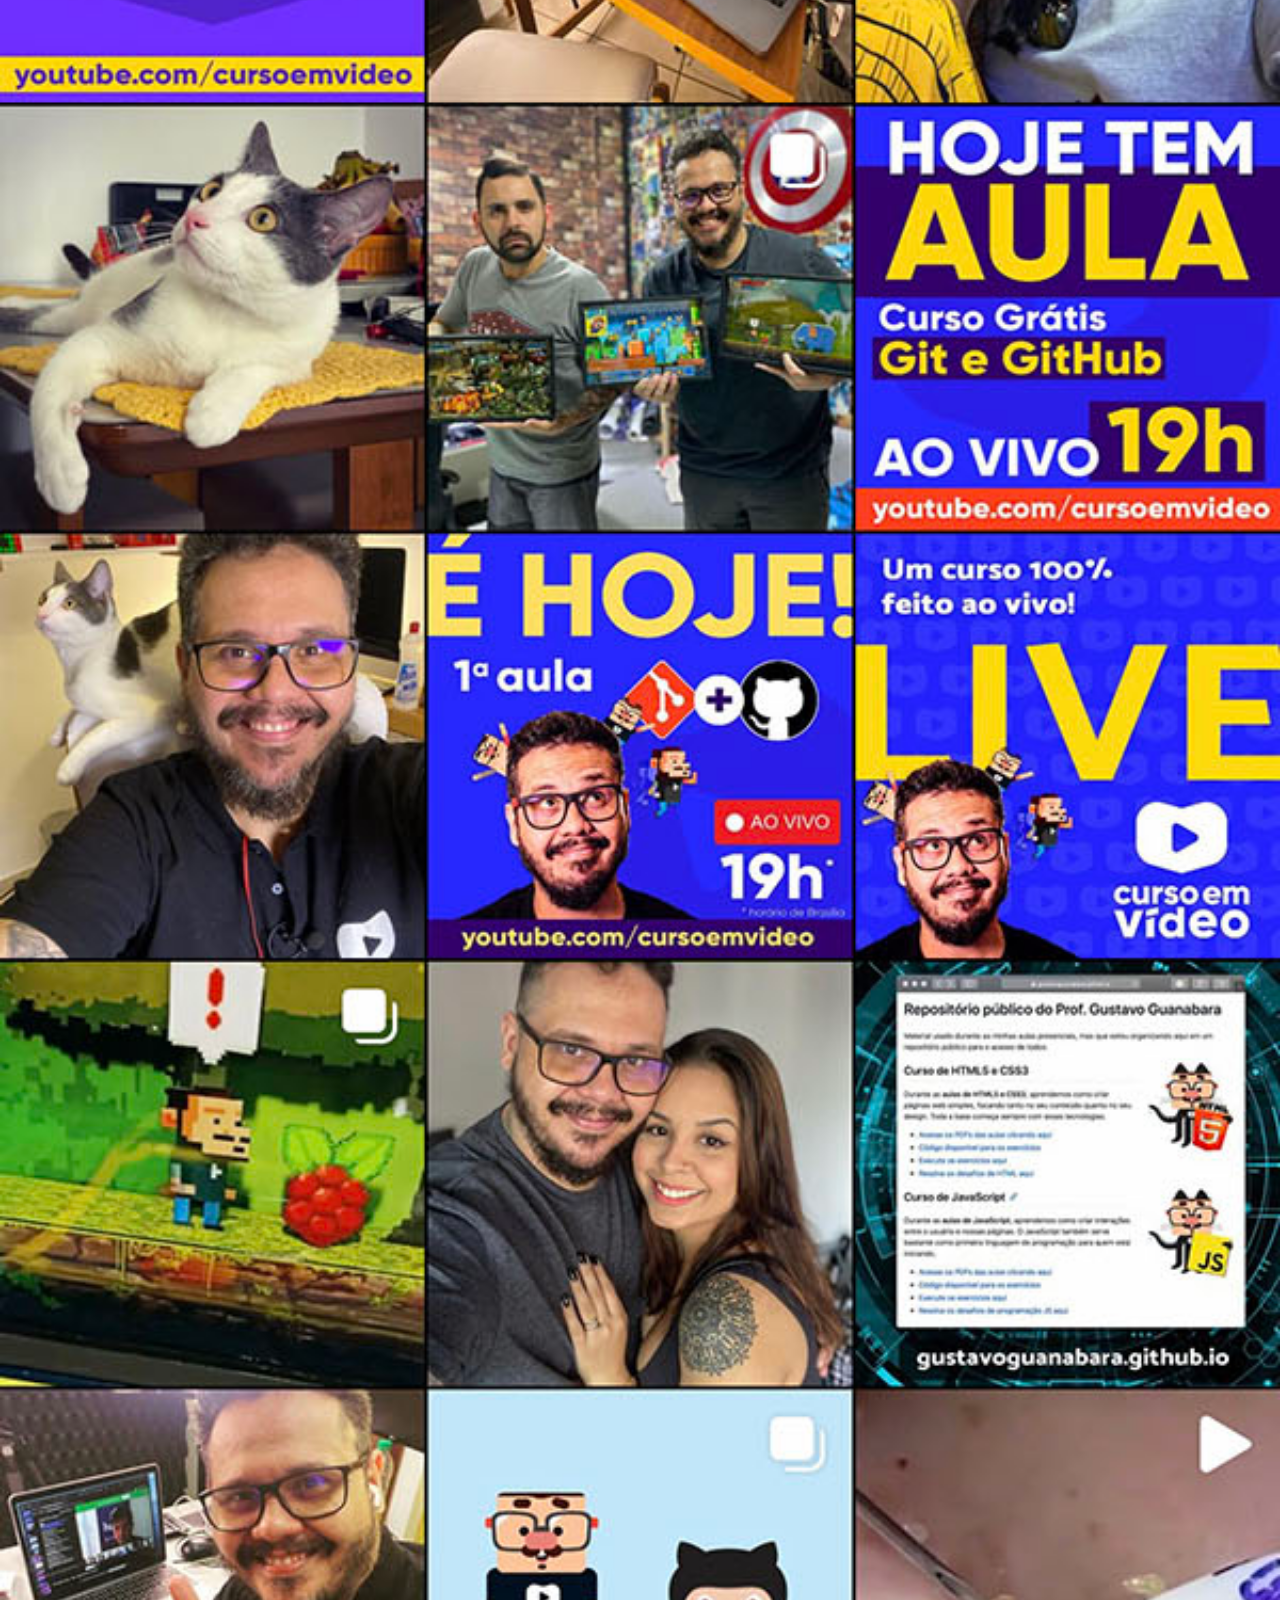
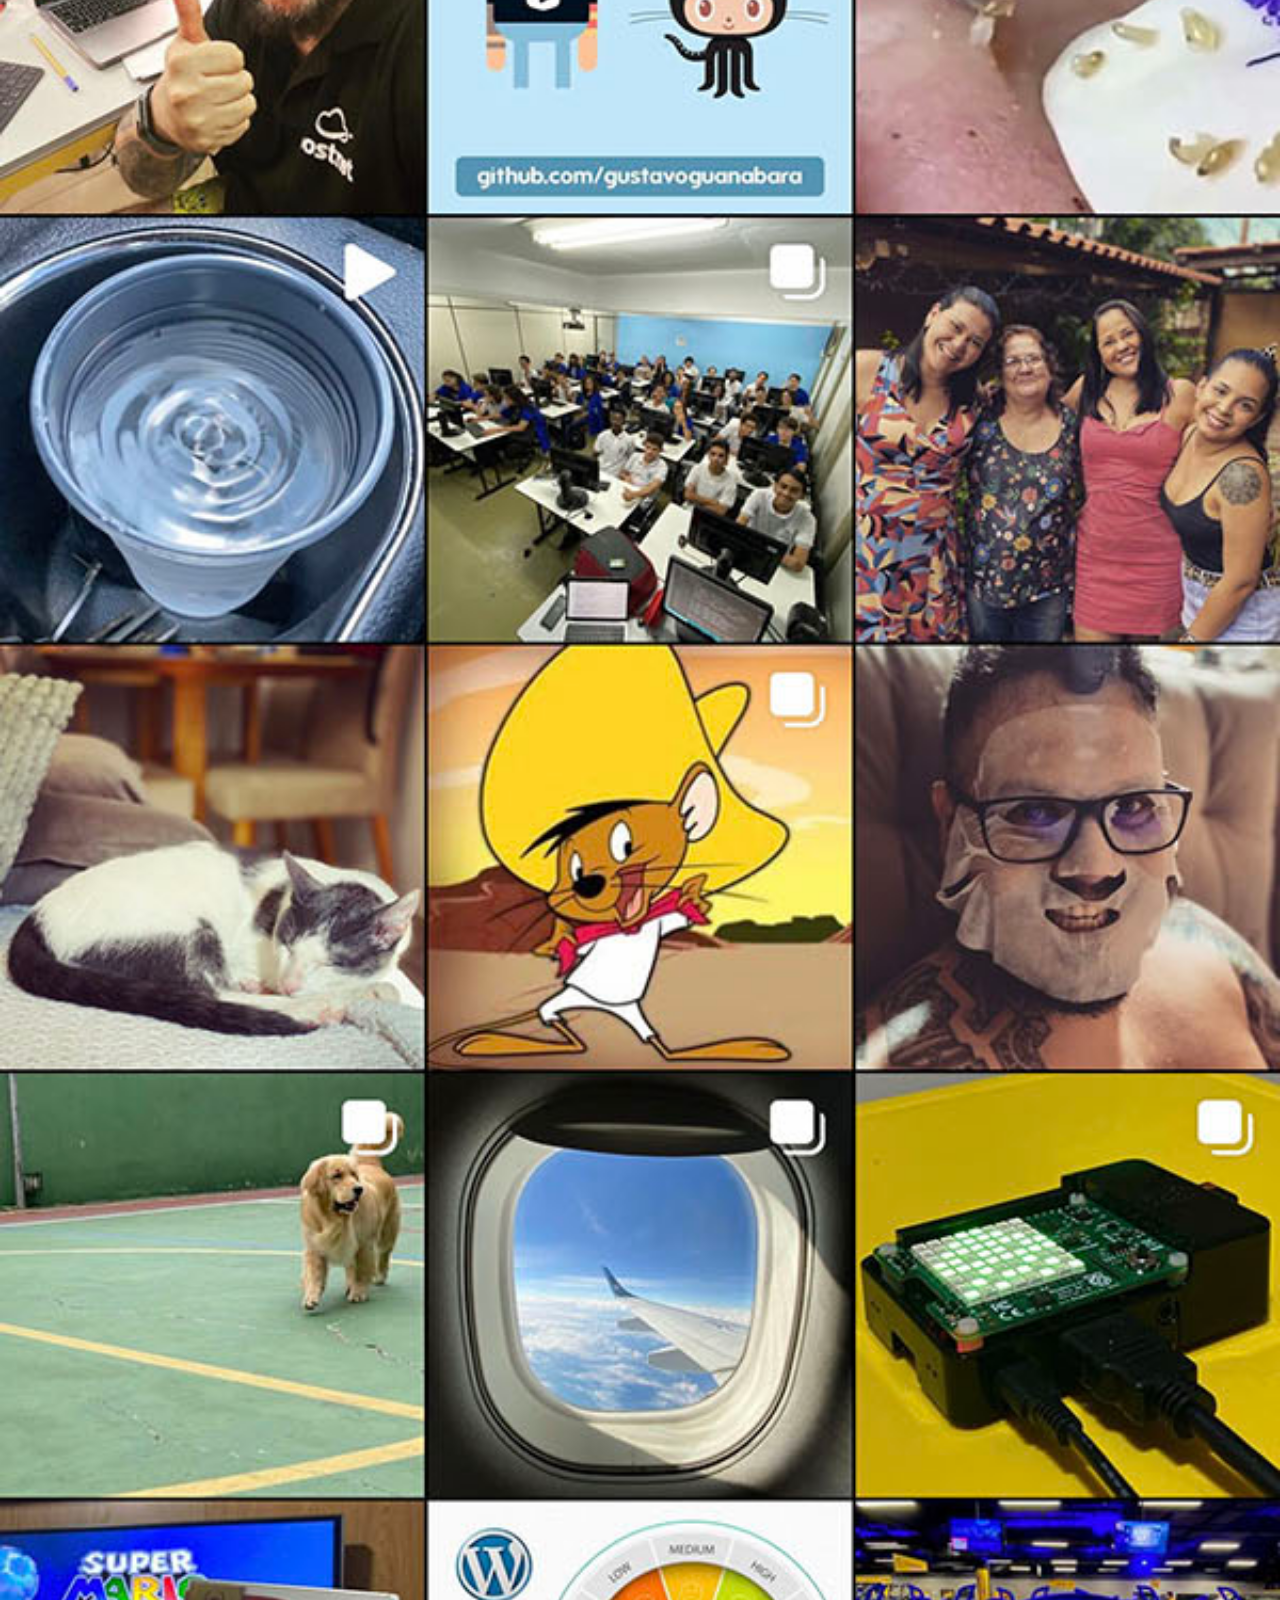
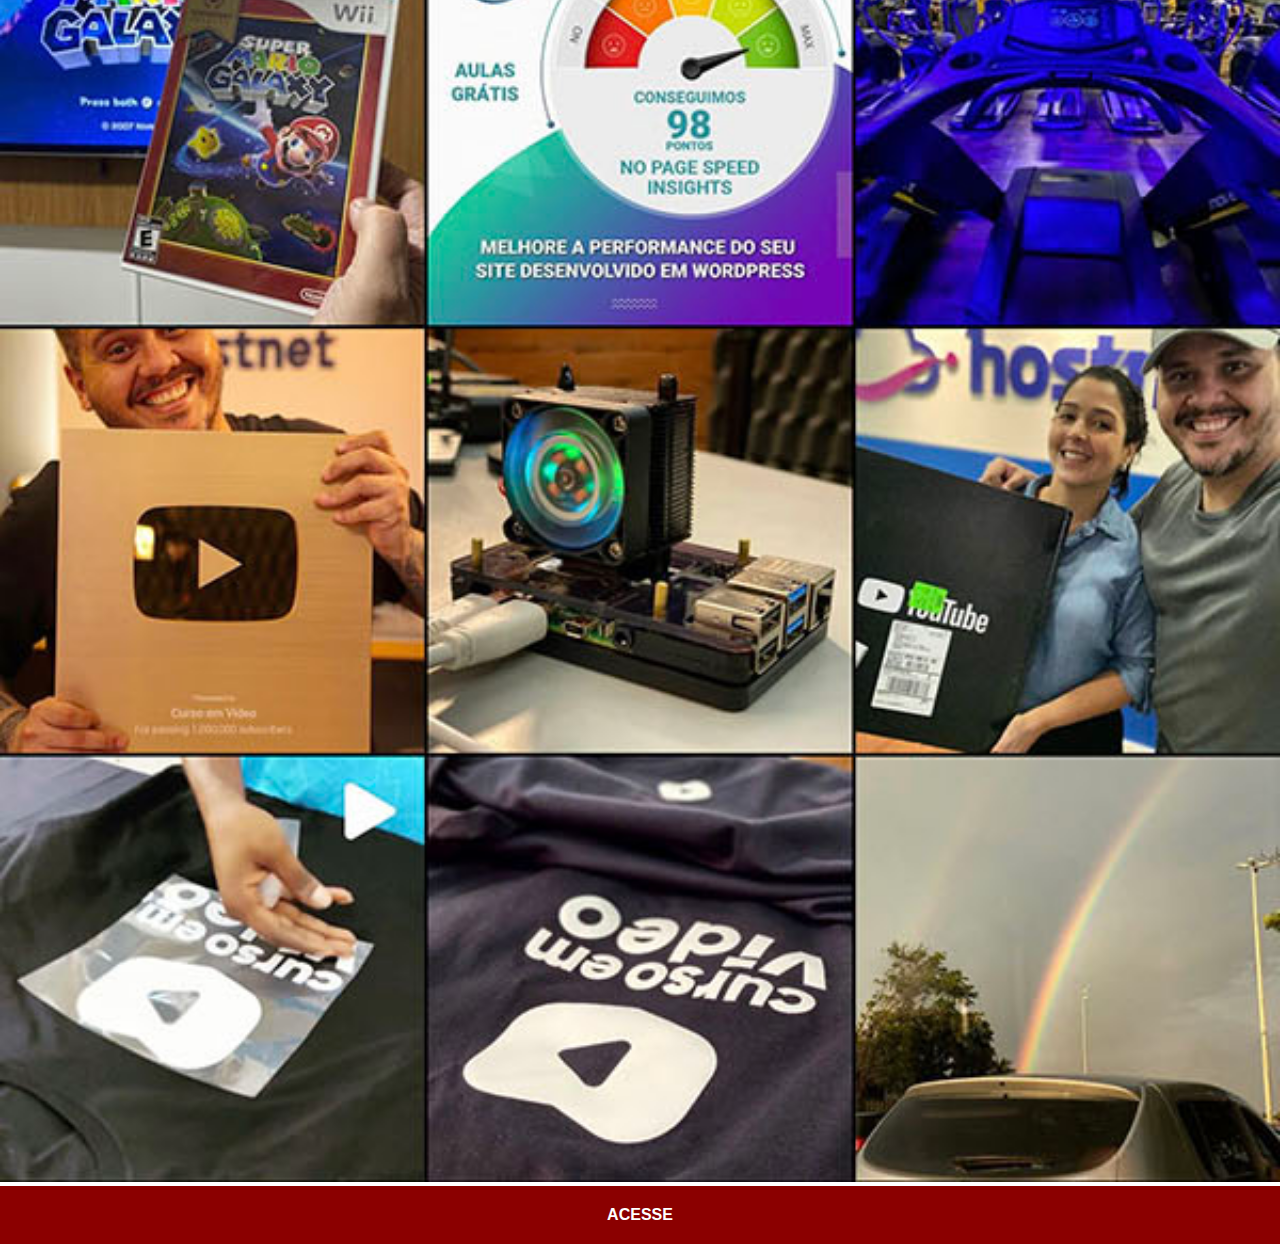
<file: instagram.html>
<!DOCTYPE html>
<html lang="pt-br">
<head>
    <meta charset="UTF-8">
    <meta name="viewport" content="width=device-width, initial-scale=1.0">
    <link rel="stylesheet" href="./estilo-botoes/style.css">
    <title>instagram</title>
</head>
<body>
    <img src="imagens/tela-instagram.jpg" alt="instagram">
    <a href="https://www.instagram.com/gustavoguanabara" target="_blank">ACESSE</a>
    
</body>
</html>
</file>
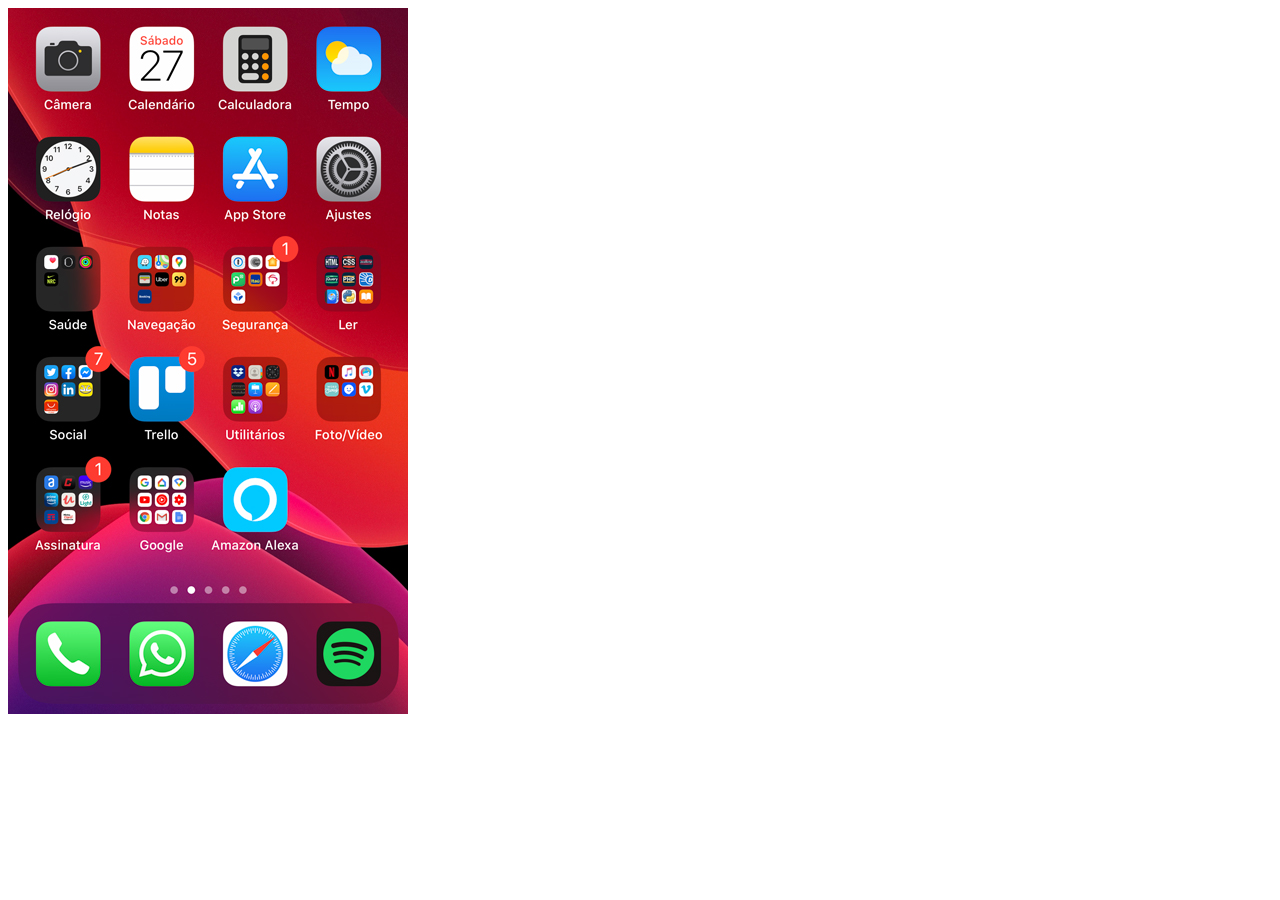
<file: tela-home.html>
<!DOCTYPE html>
<html lang="pt-br">
<head>
    <meta charset="UTF-8">
    <meta name="viewport" content="width=device-width, initial-scale=1.0">
    <title>Home</title>
</head>
<body>
    <img src="imagens/tela-home.jpg" alt="">
    
</body>
</html>
</file>
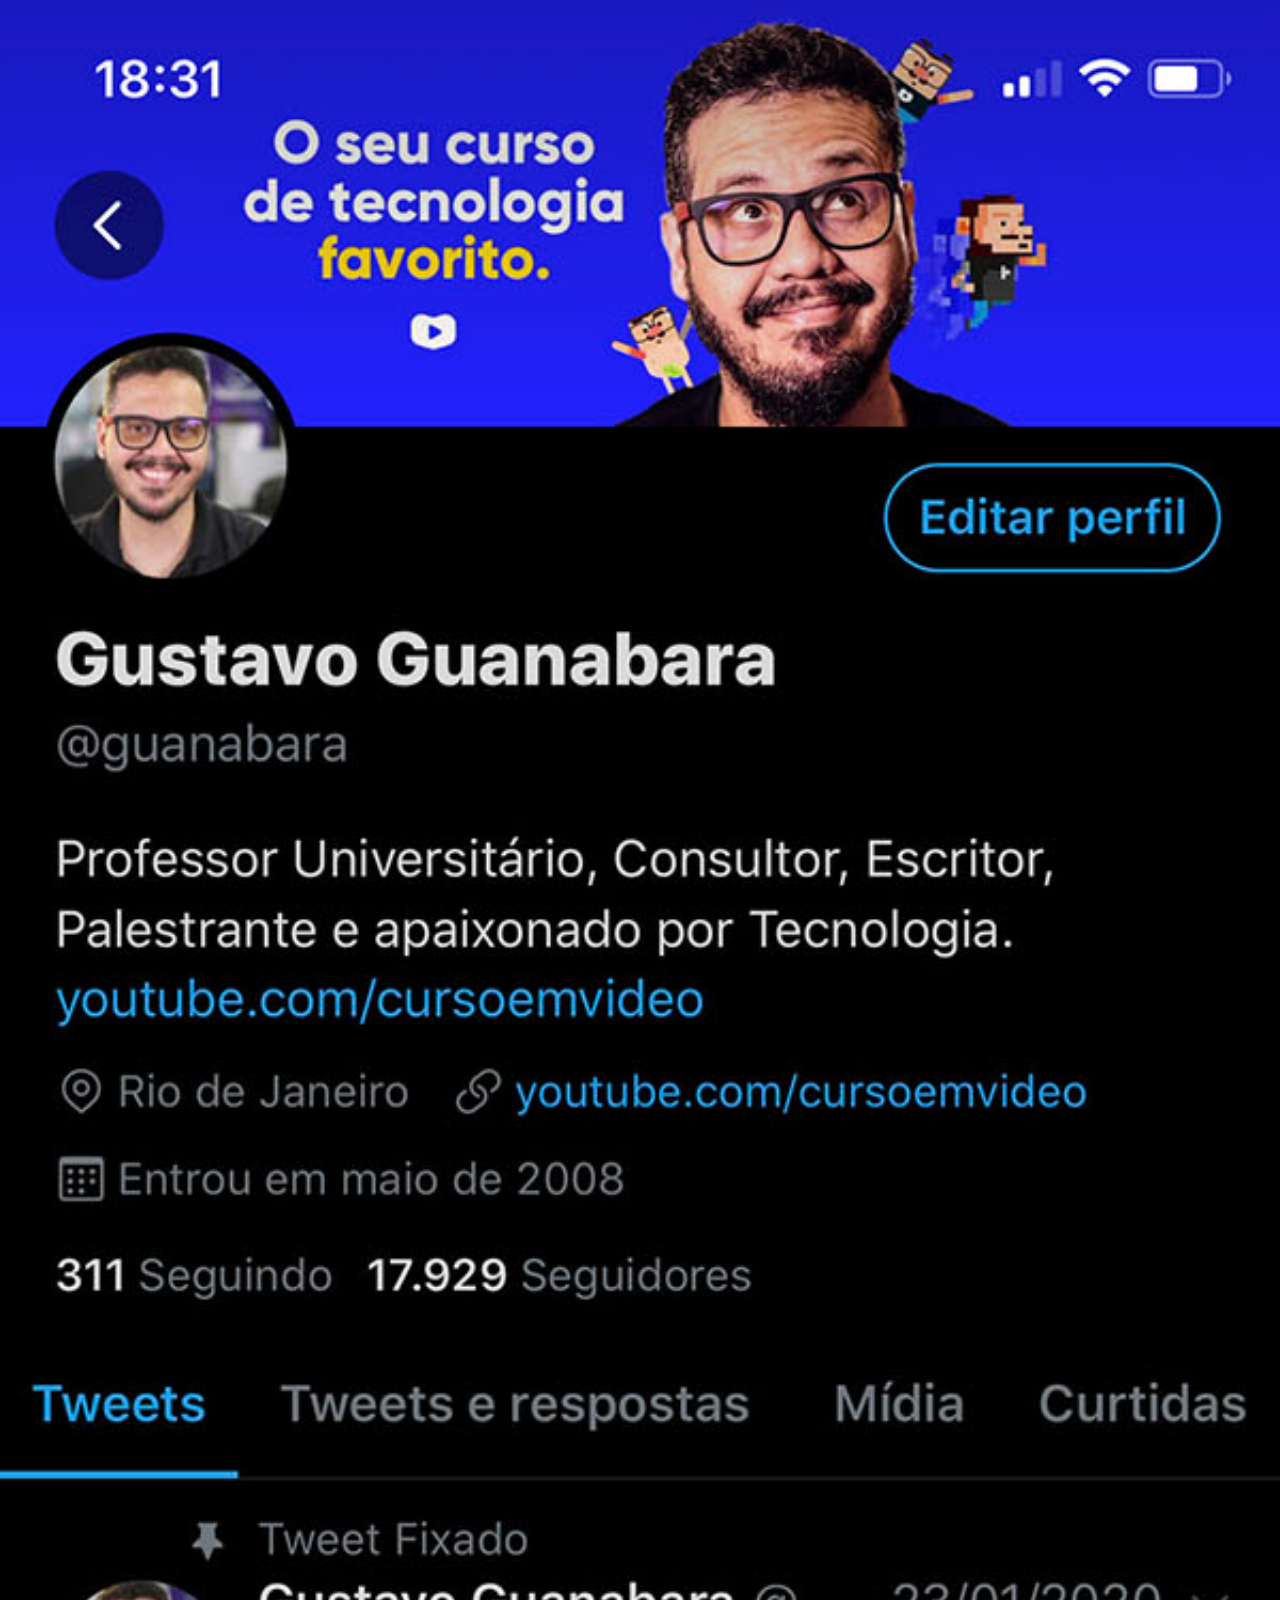
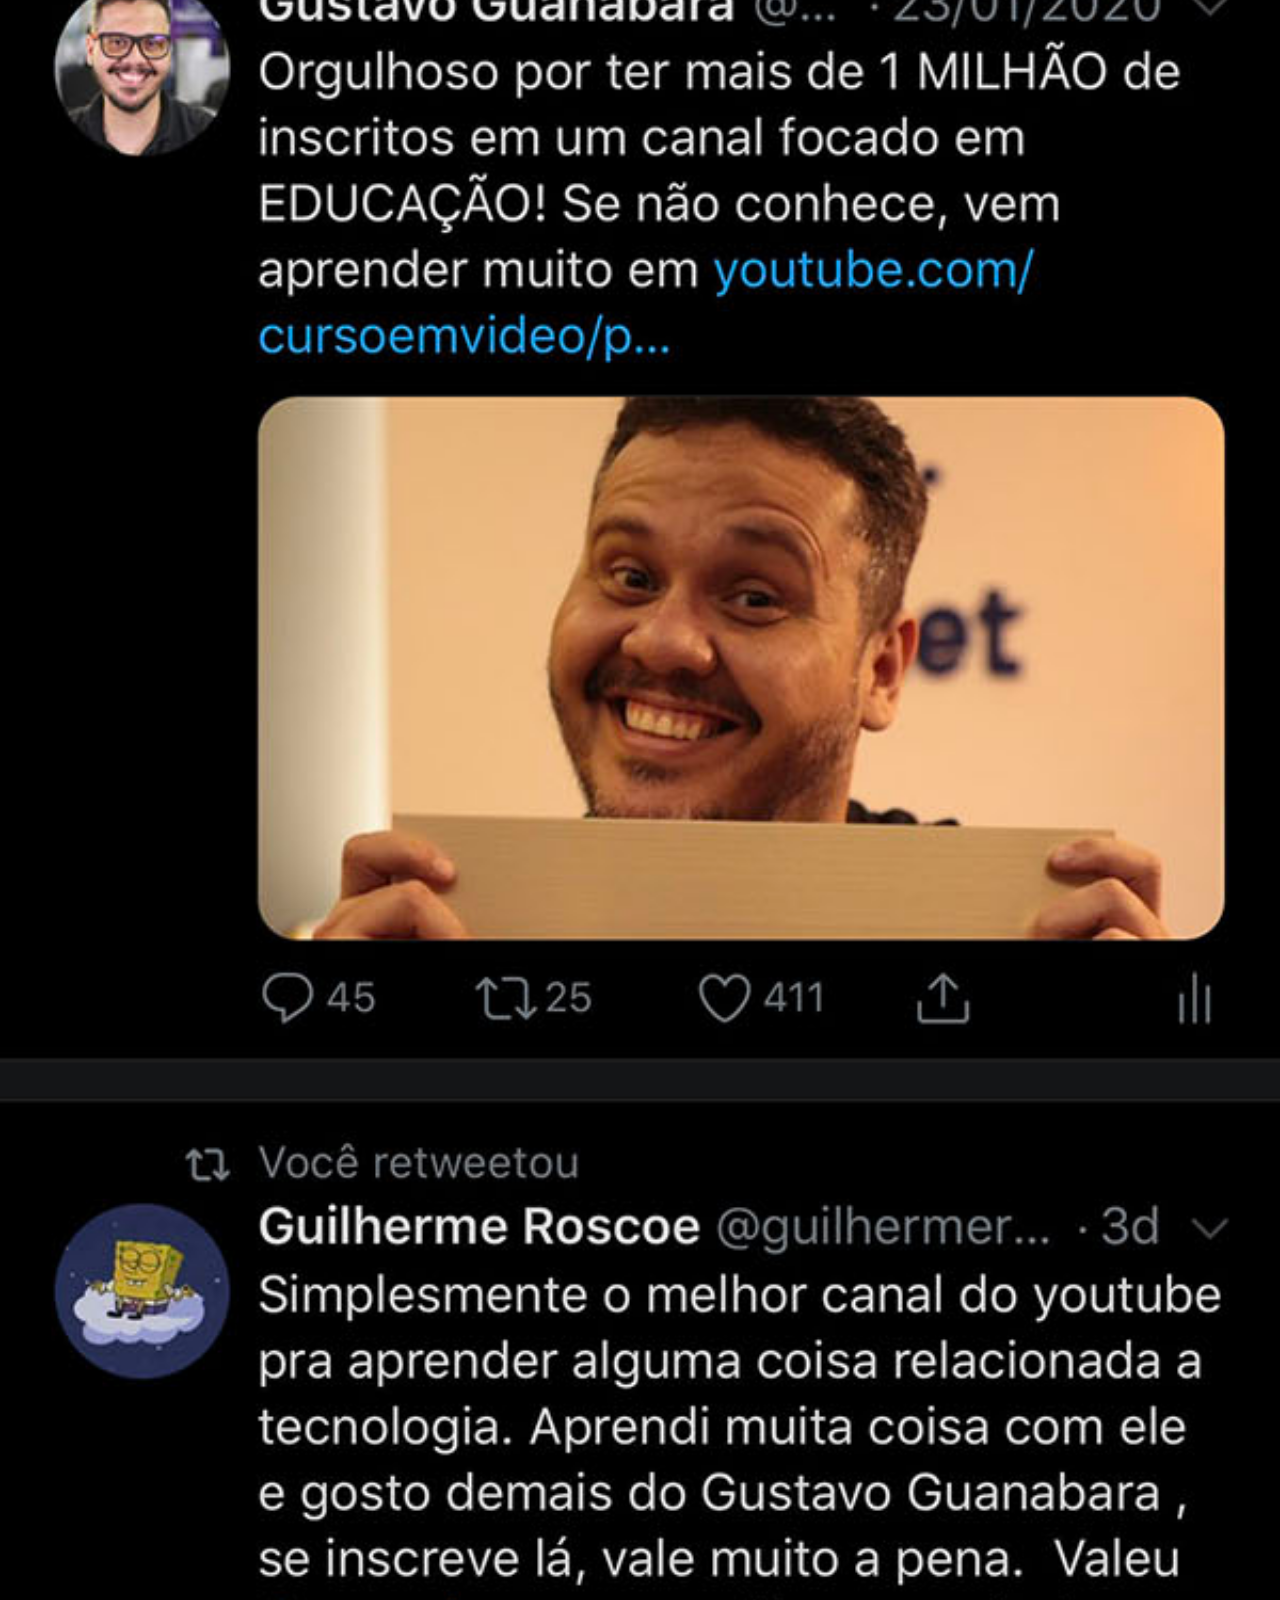
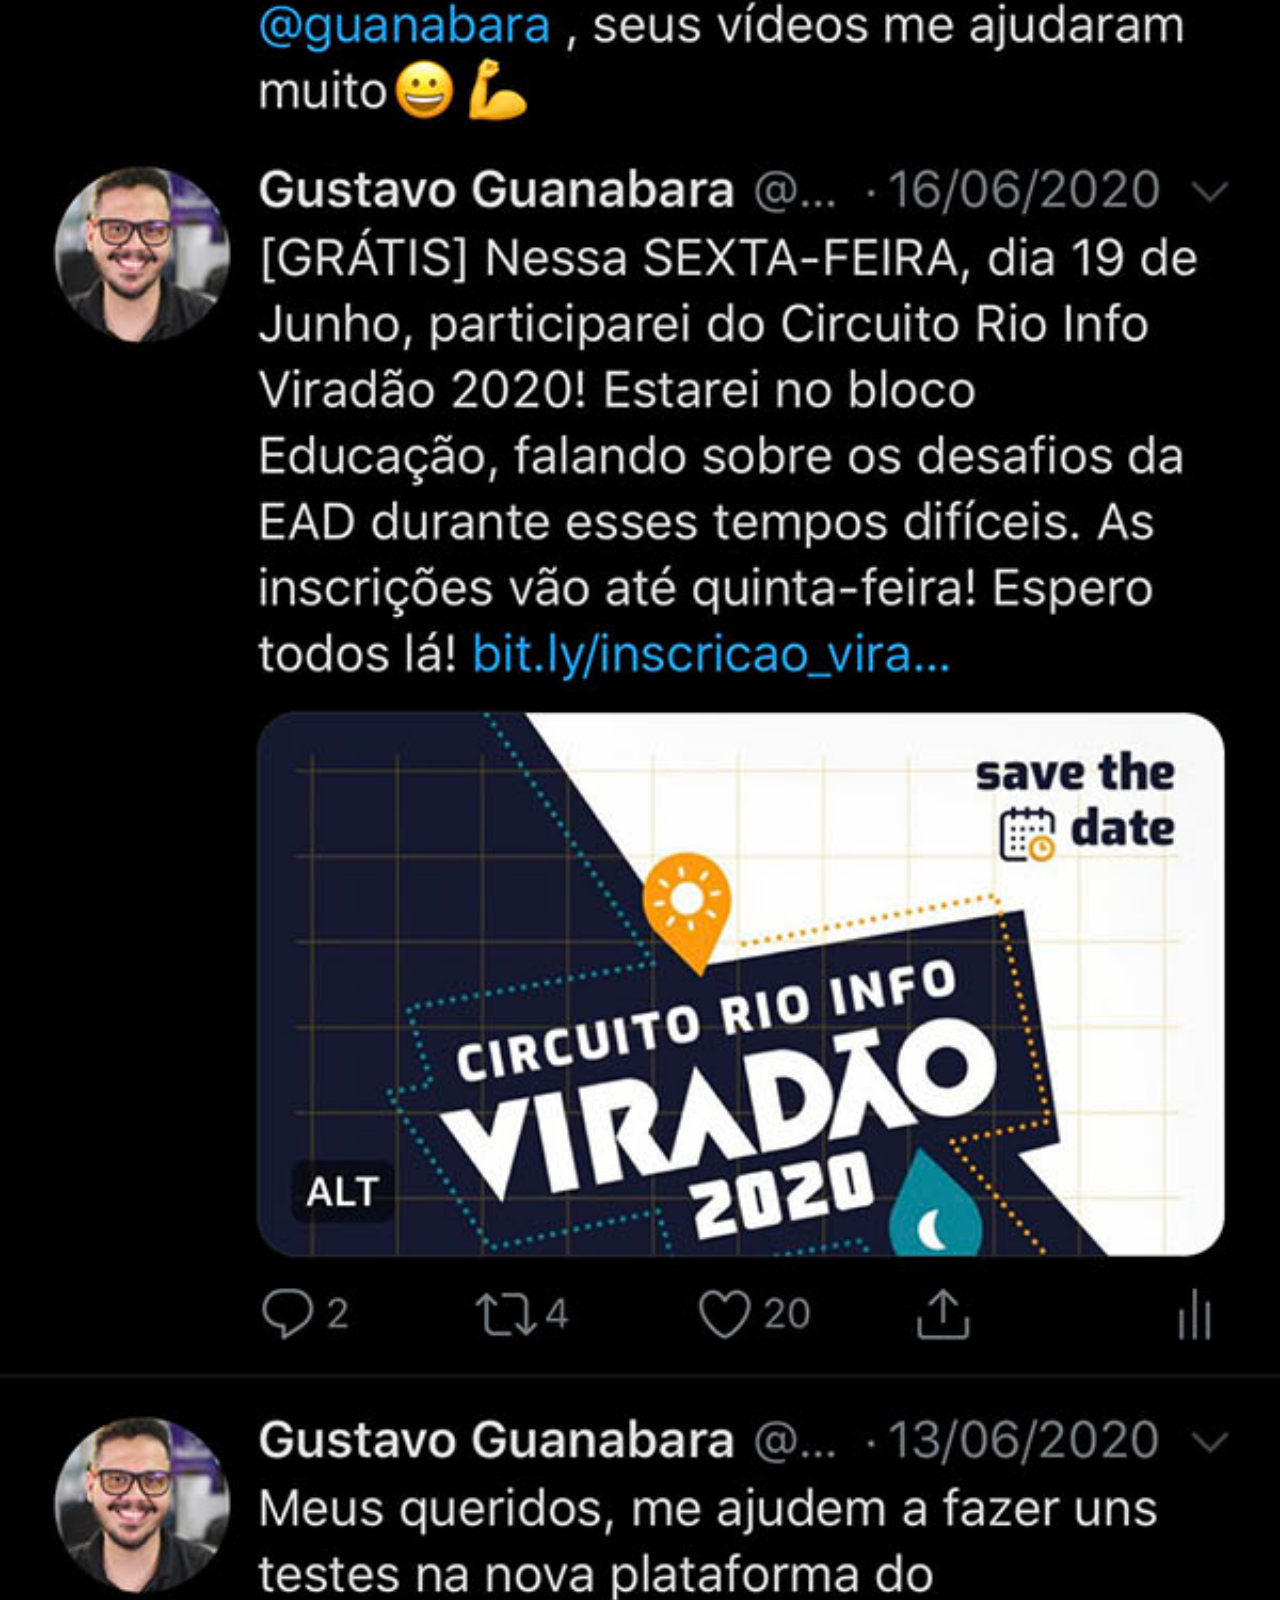
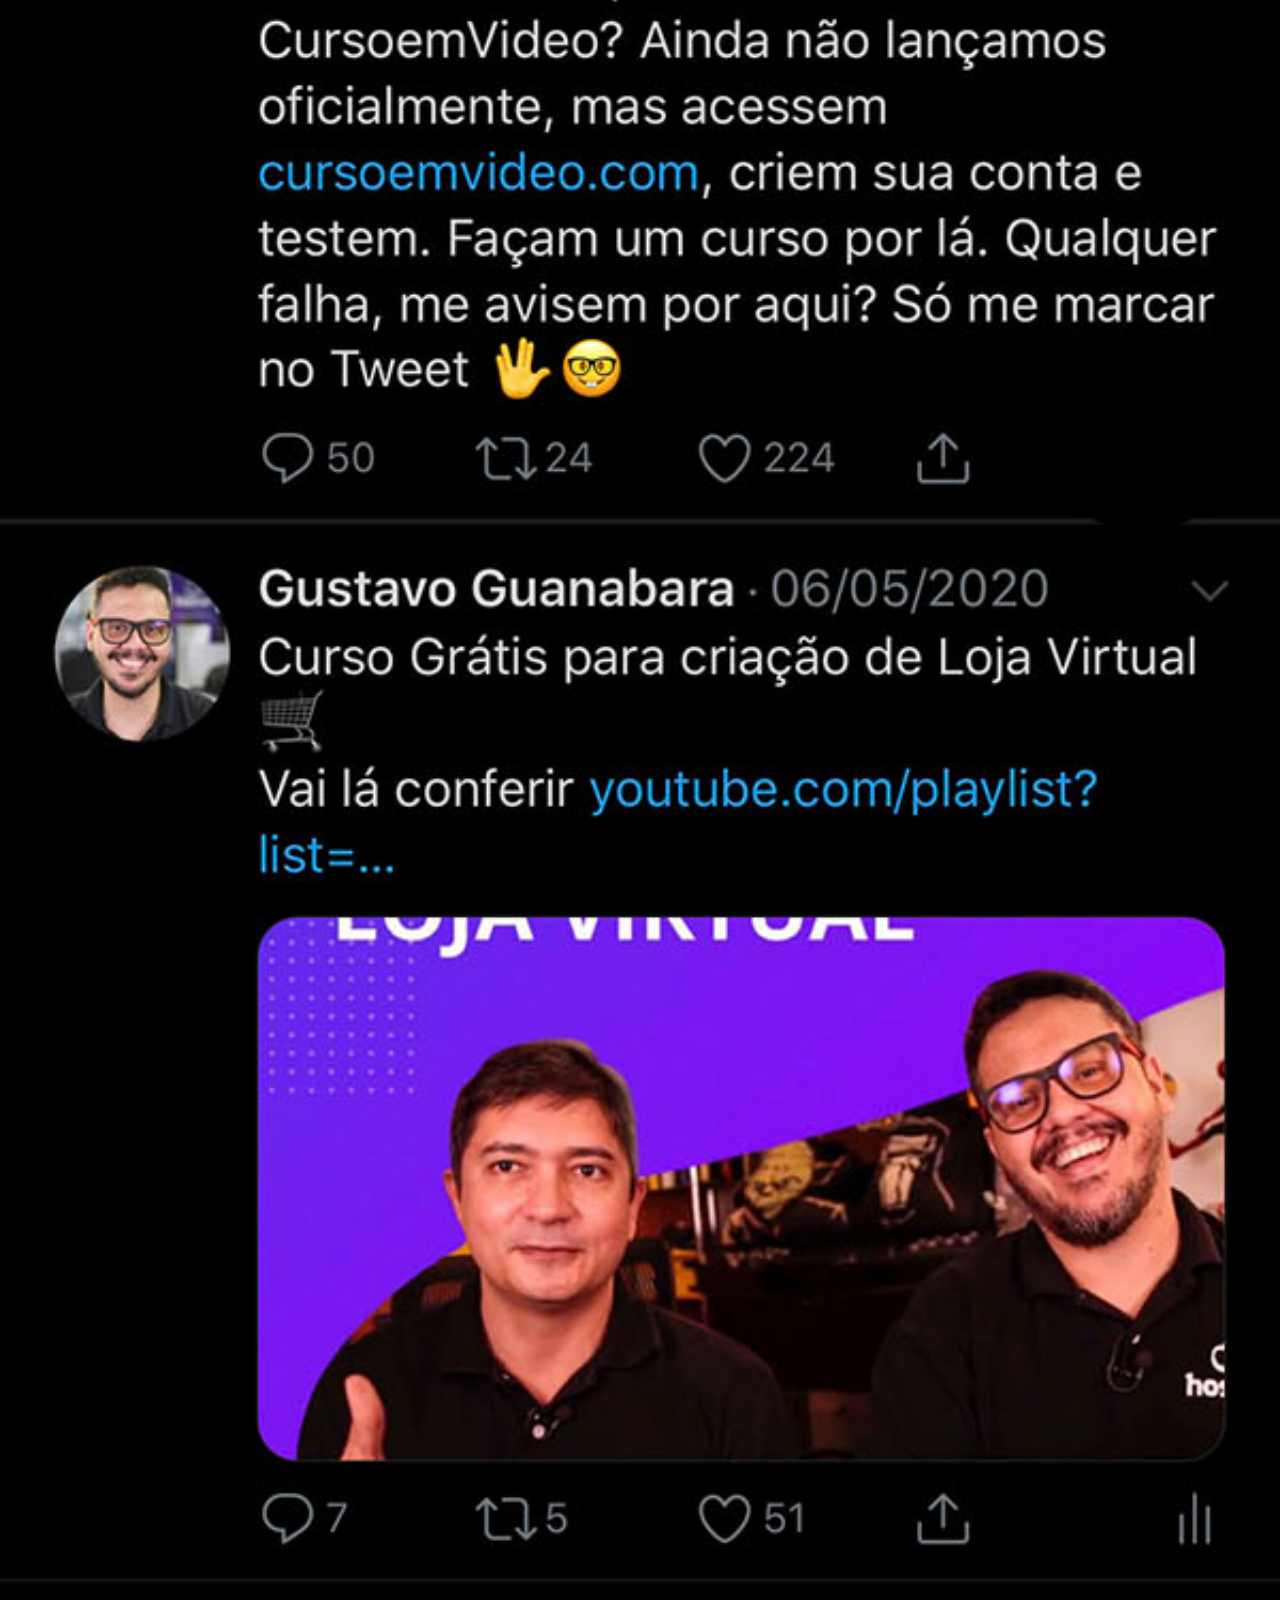
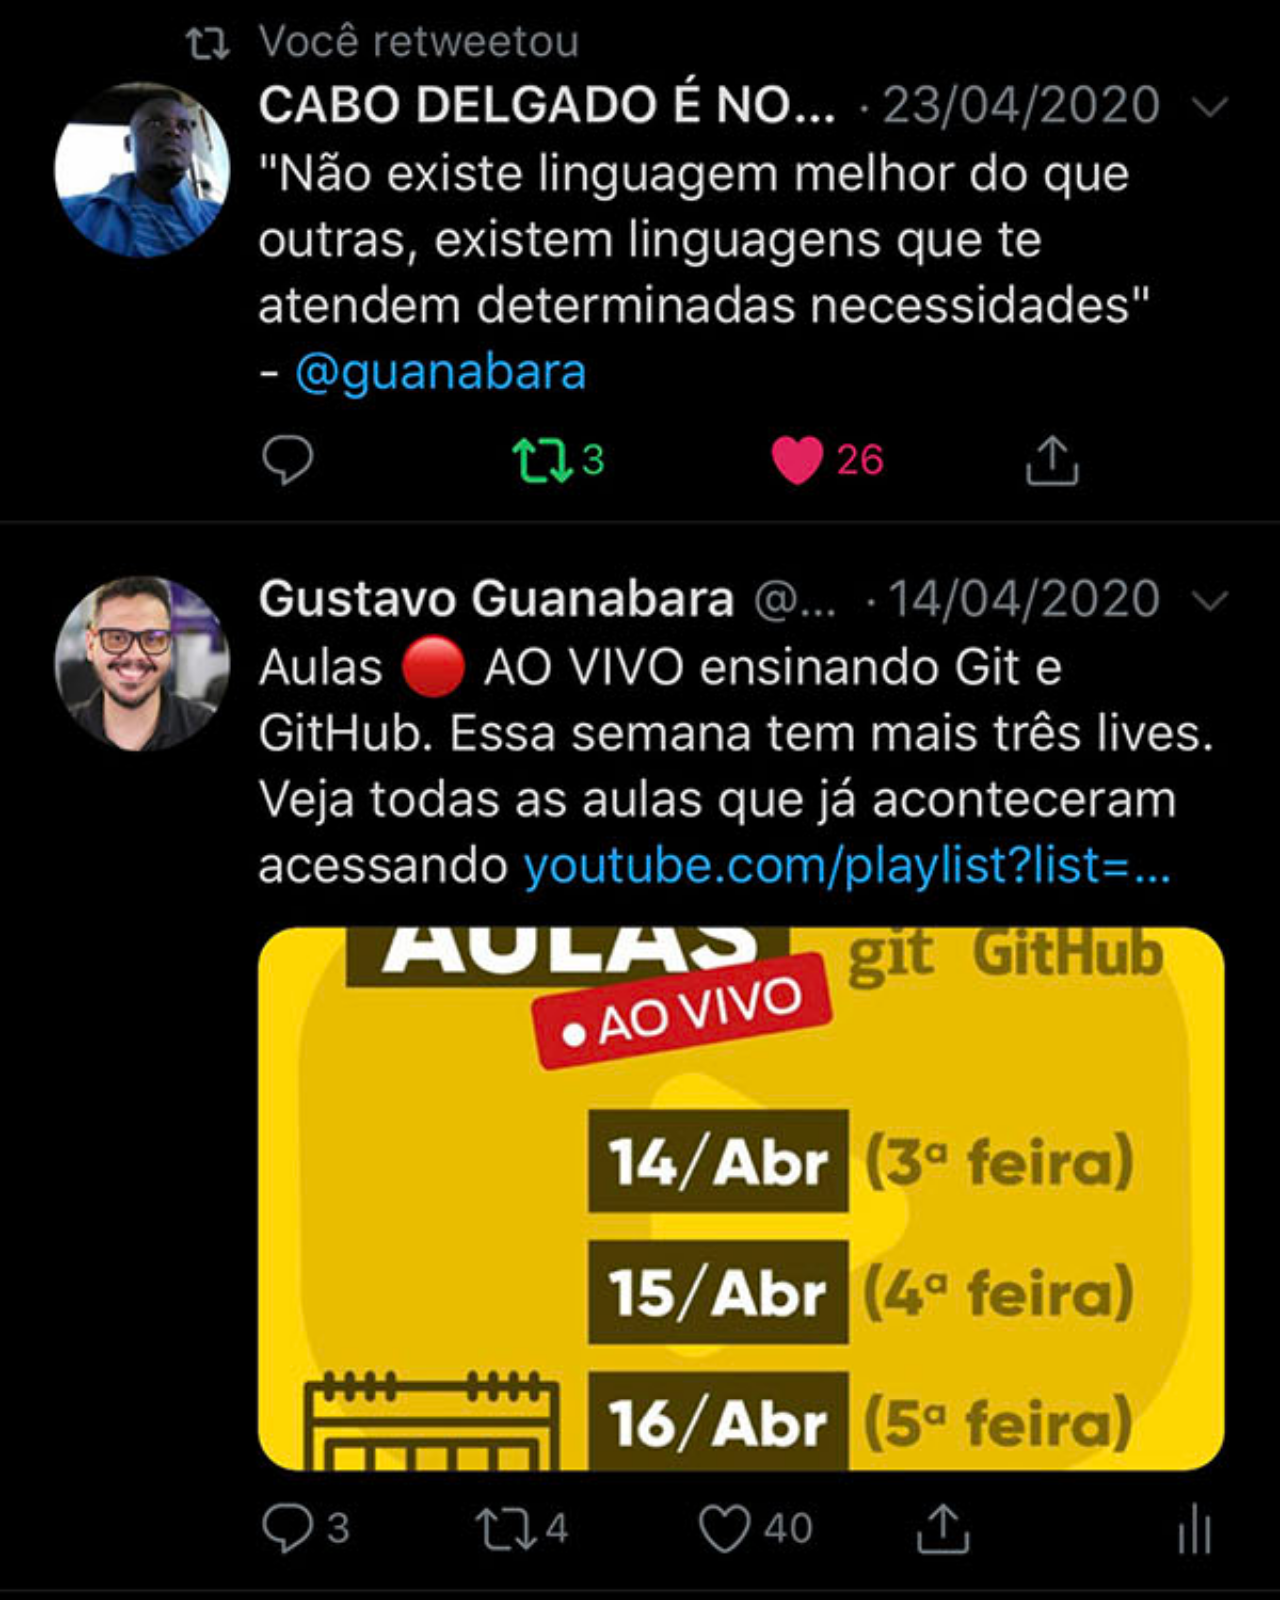
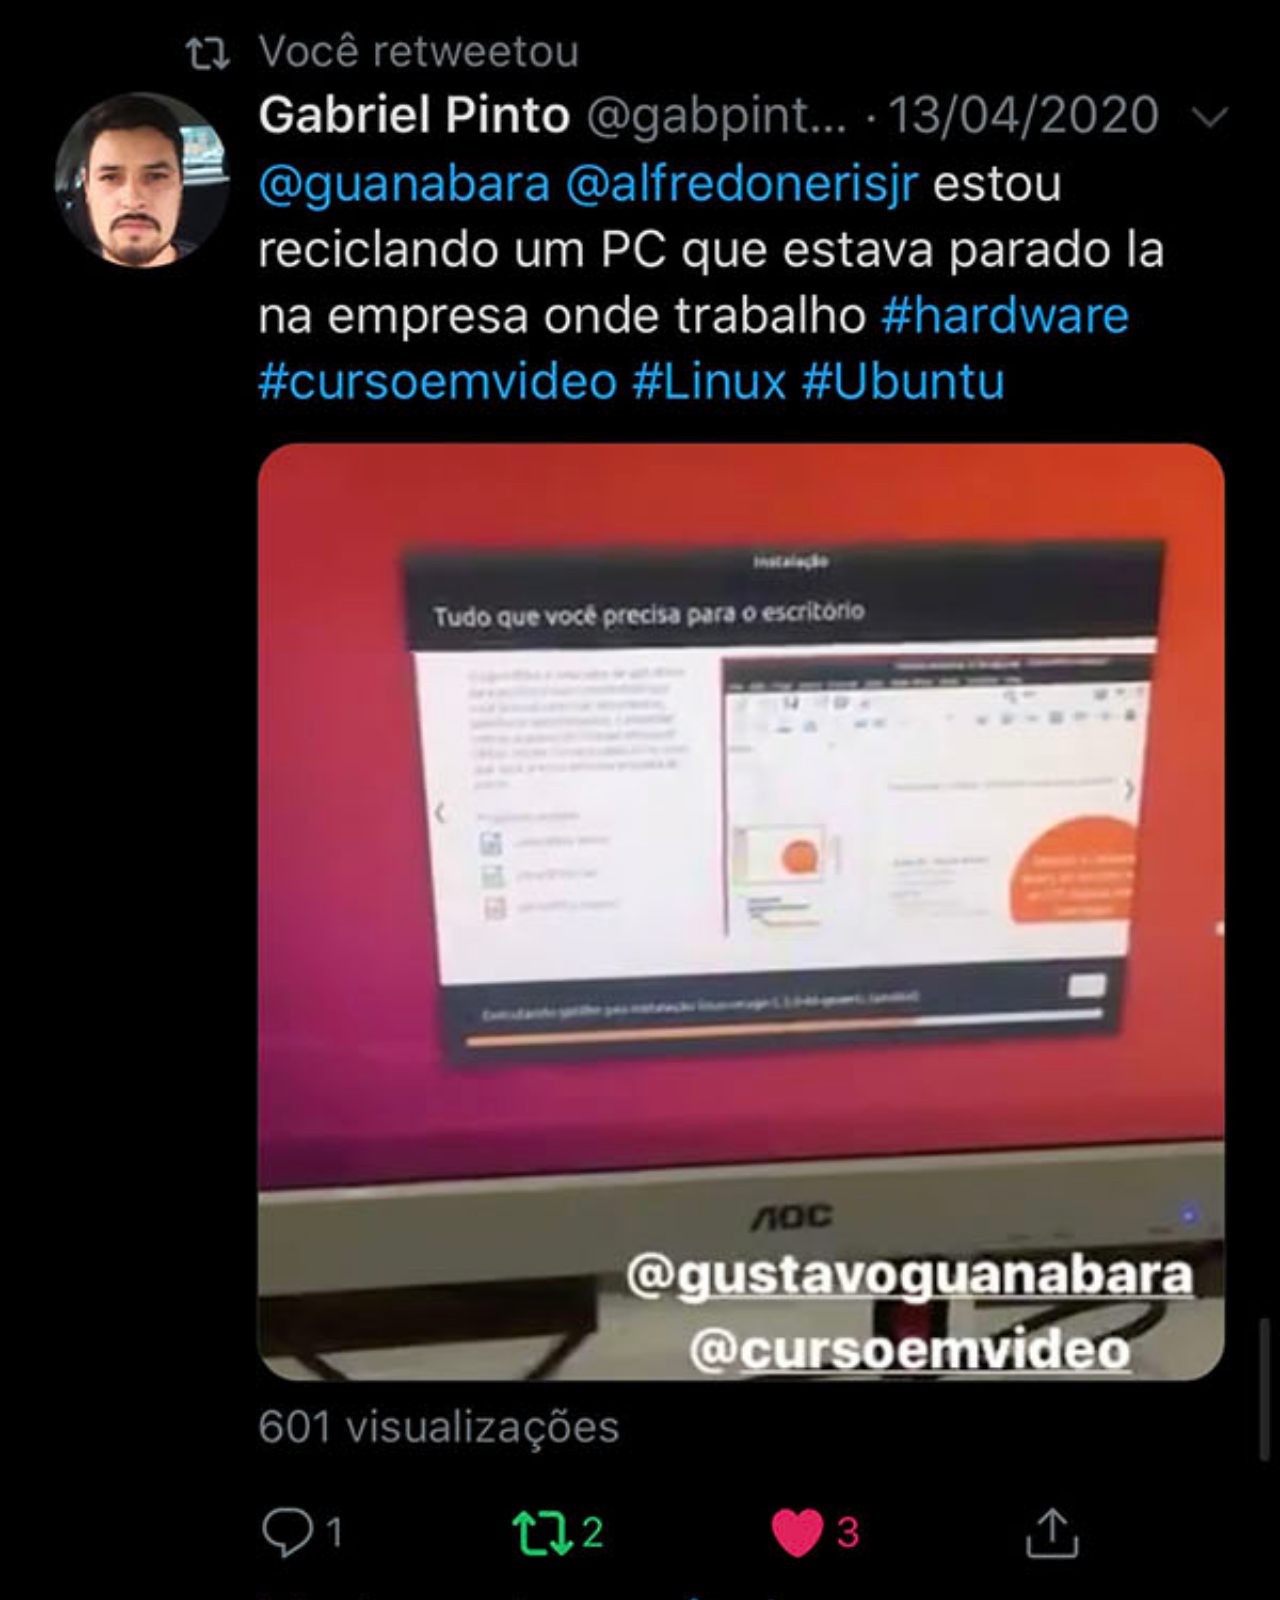
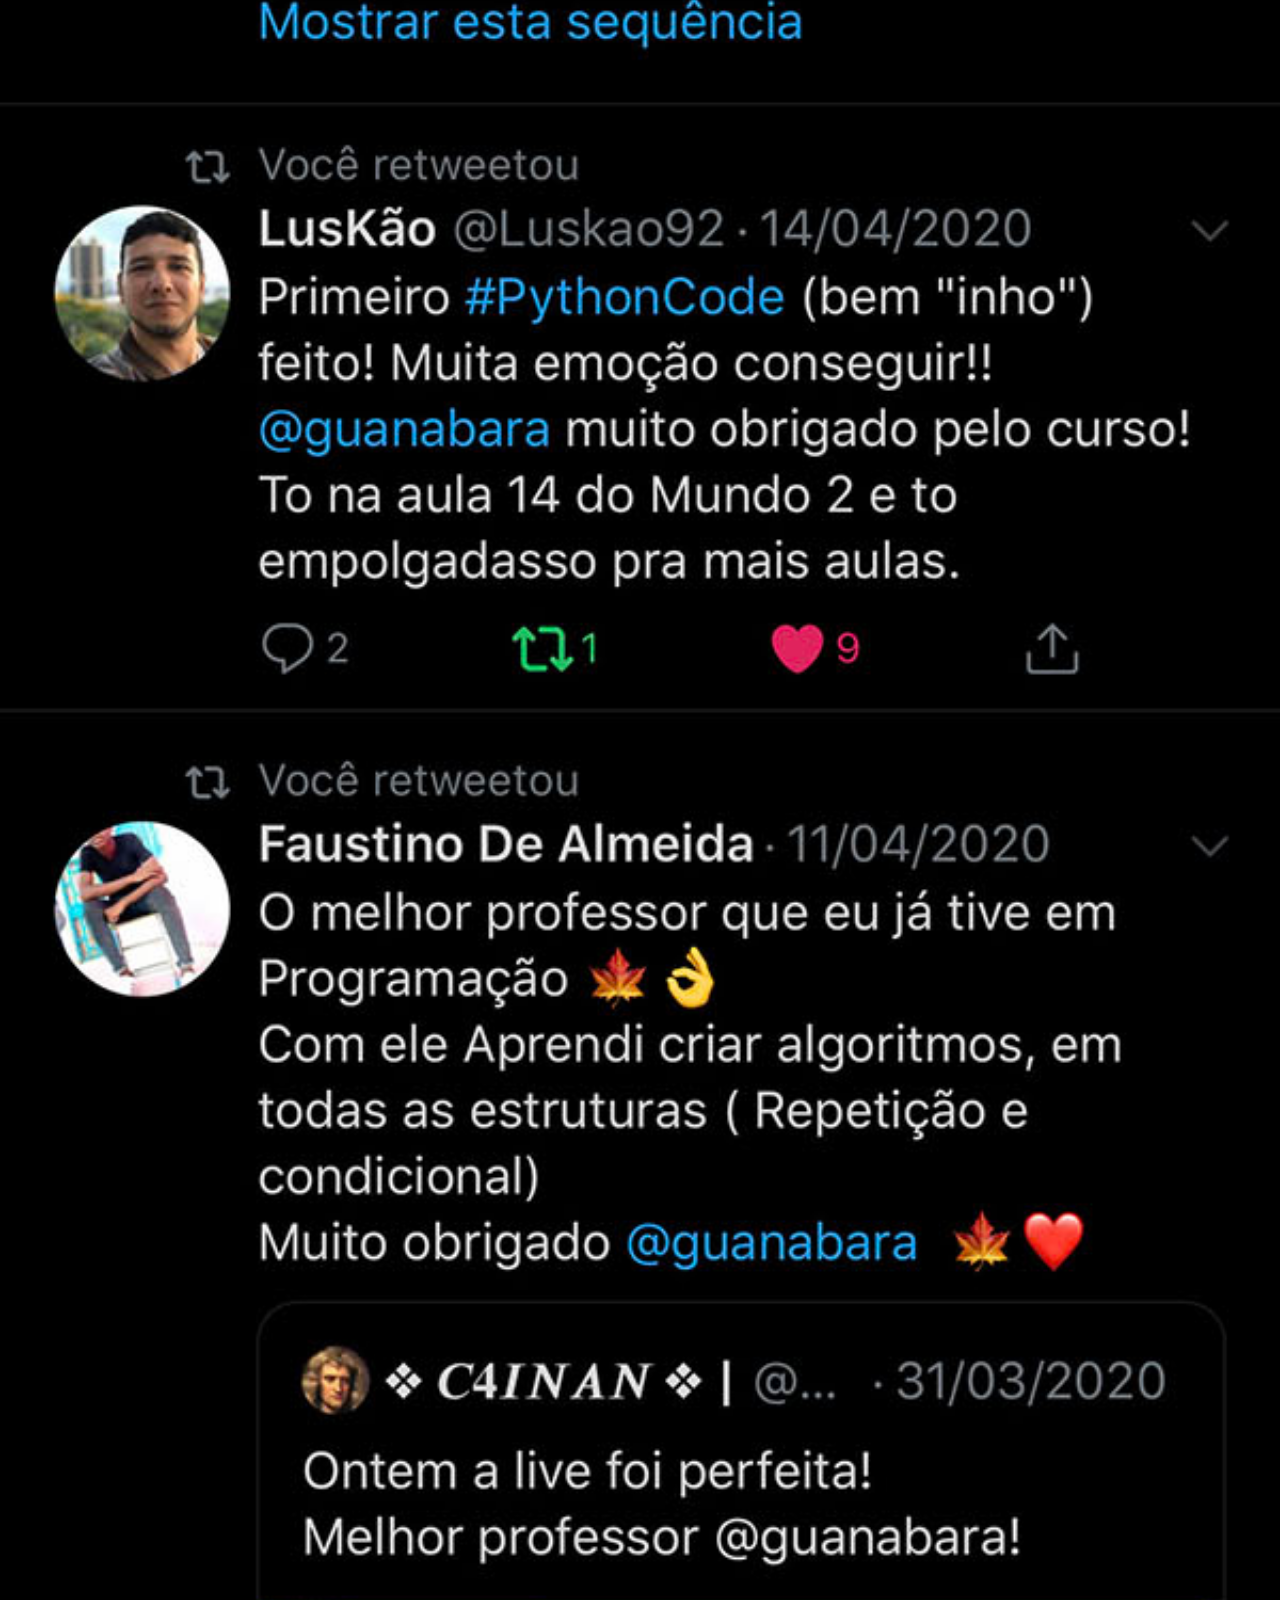
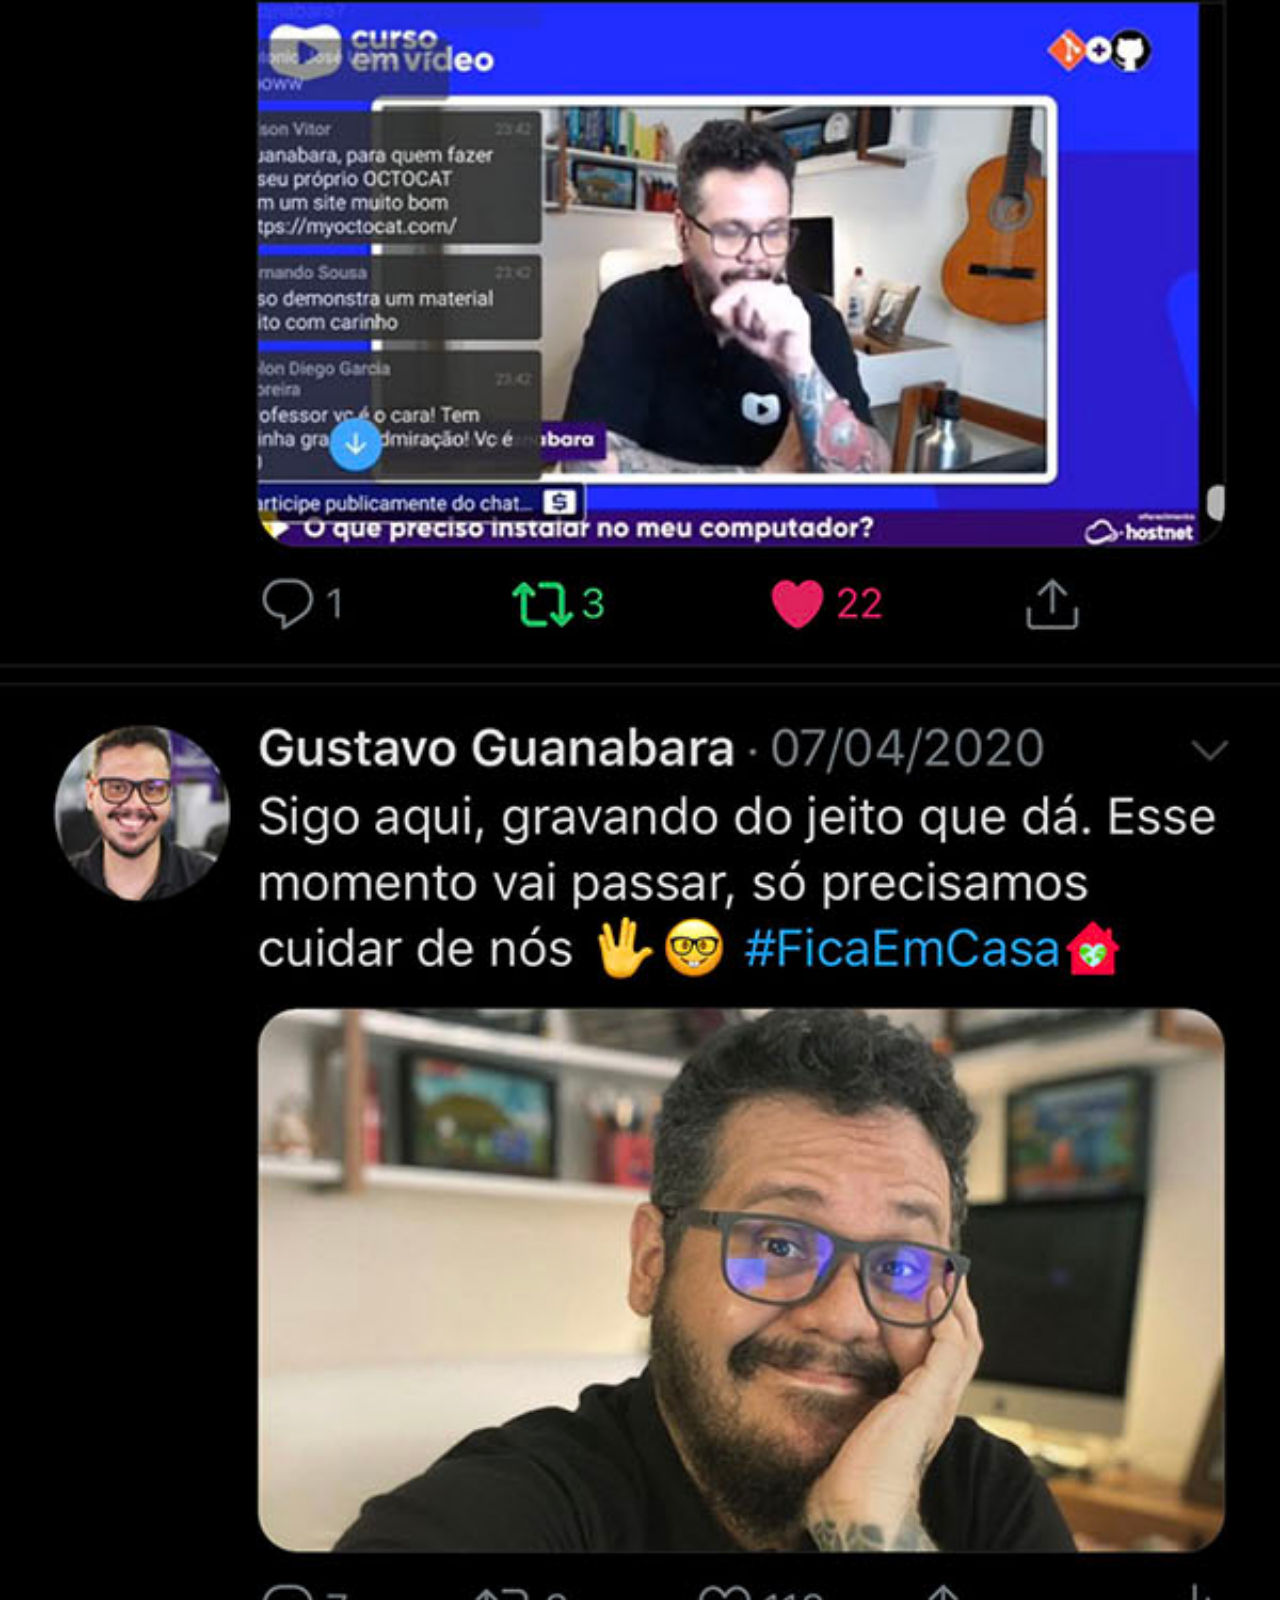
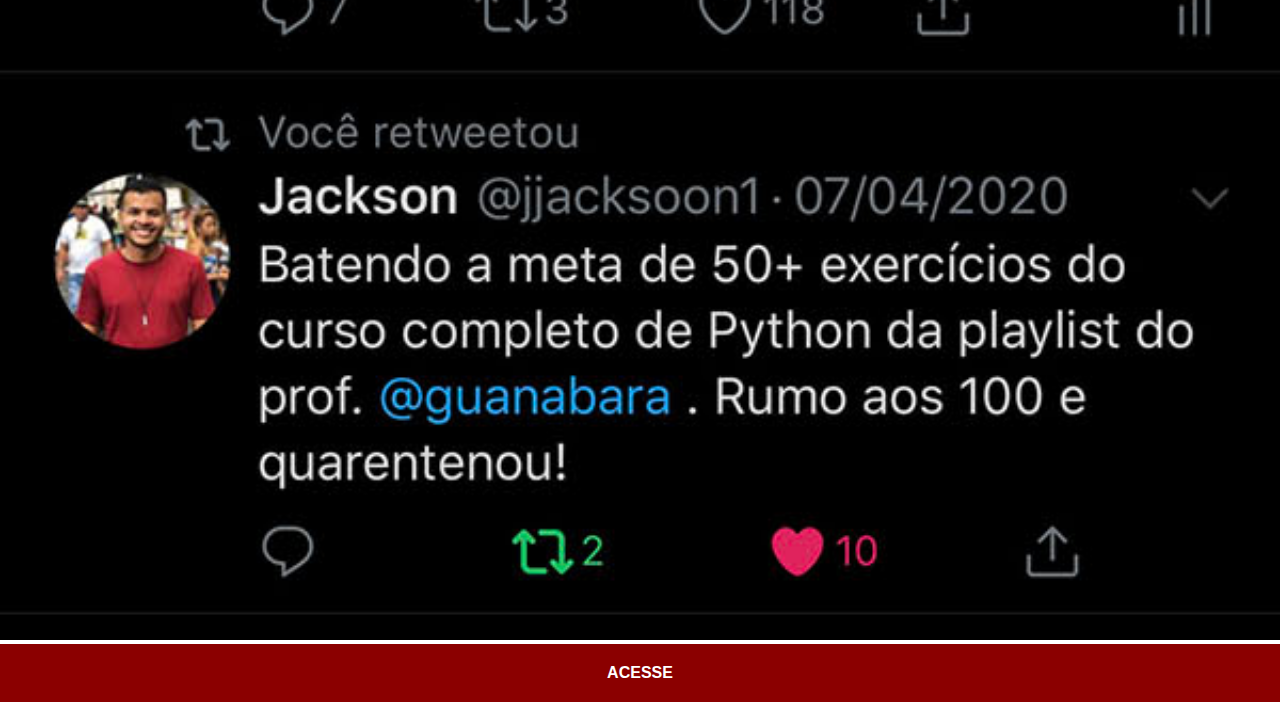
<file: twitter.html>
<!DOCTYPE html>
<html lang="pt-br">
<head>
    <meta charset="UTF-8">
    <meta name="viewport" content="width=device-width, initial-scale=1.0"> <link rel="stylesheet" href="./estilo-botoes/style.css">
    <title>twitter</title>
</head>
<body>
    <img src="imagens/tela-twitter.jpg" alt="twitter">
    <a href="https://x.com/guanabara" target="_blank">ACESSE</a>
</body>
</html>
</file>
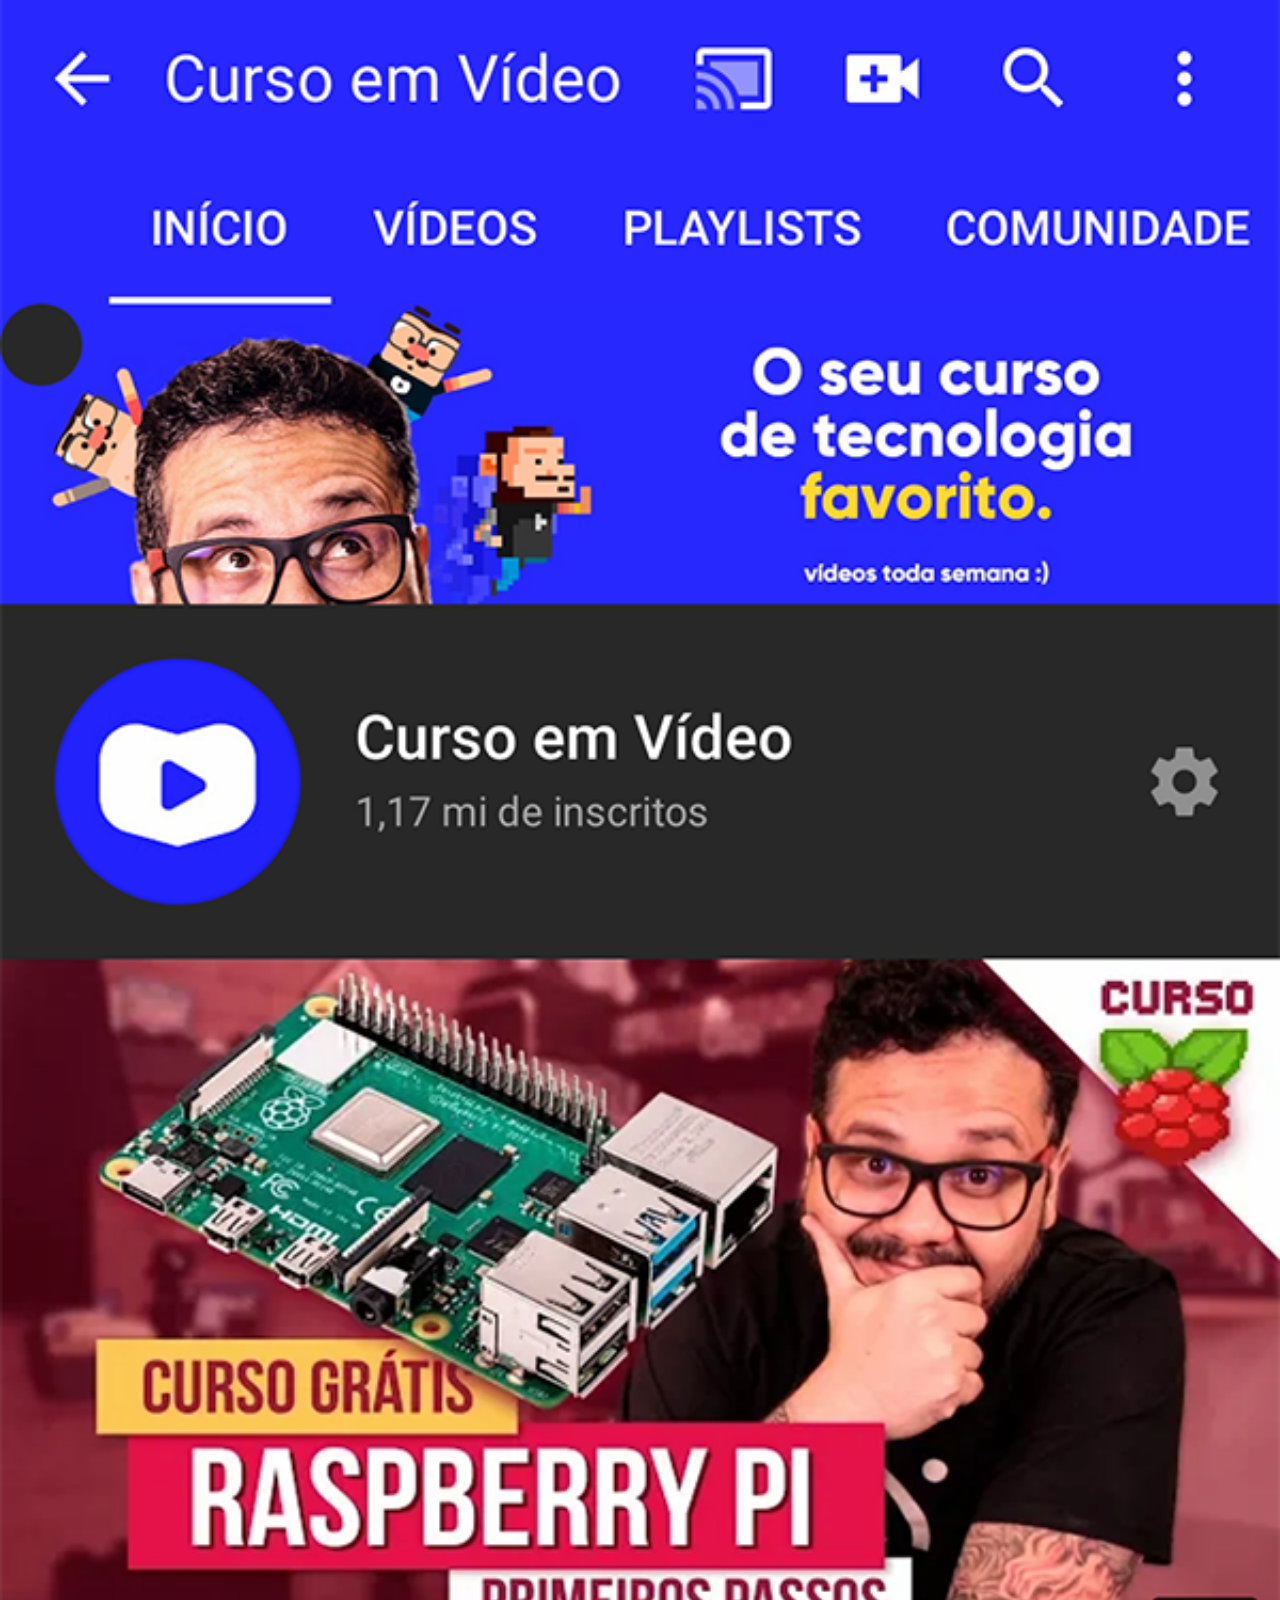
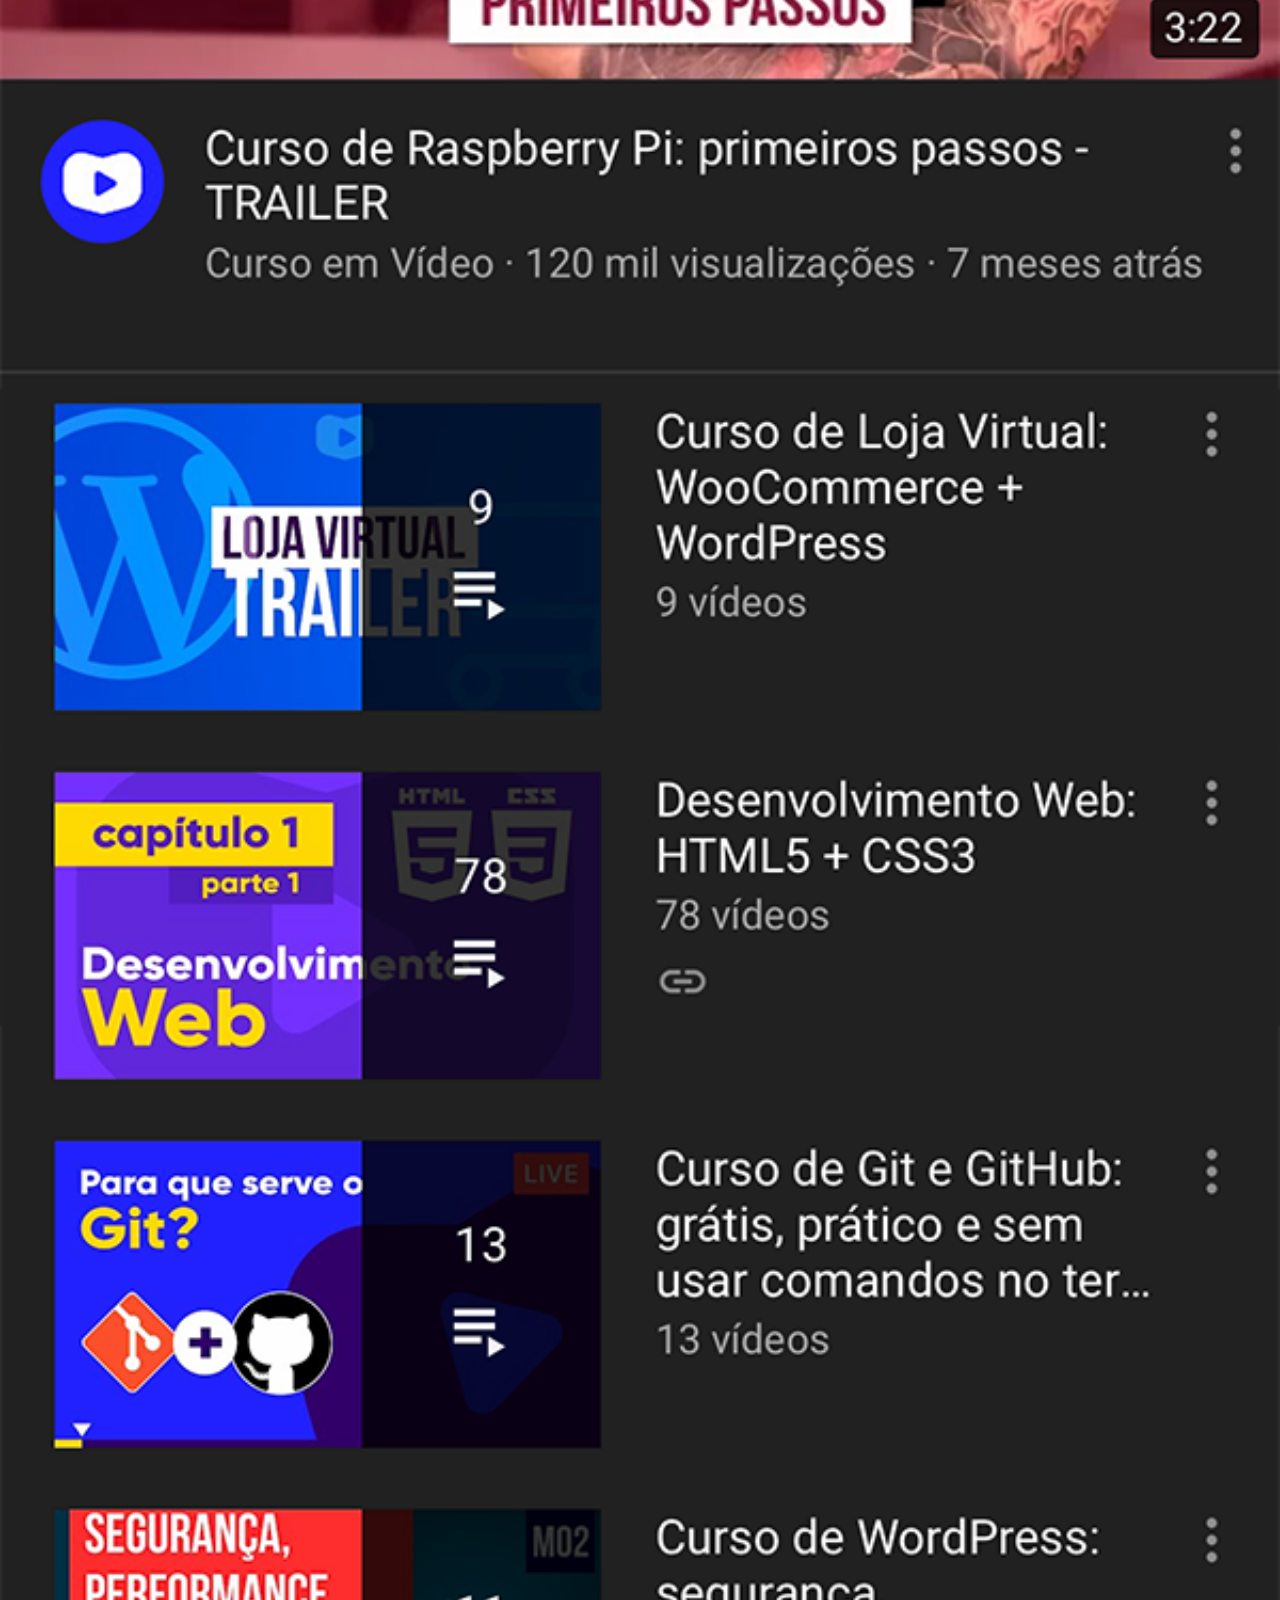
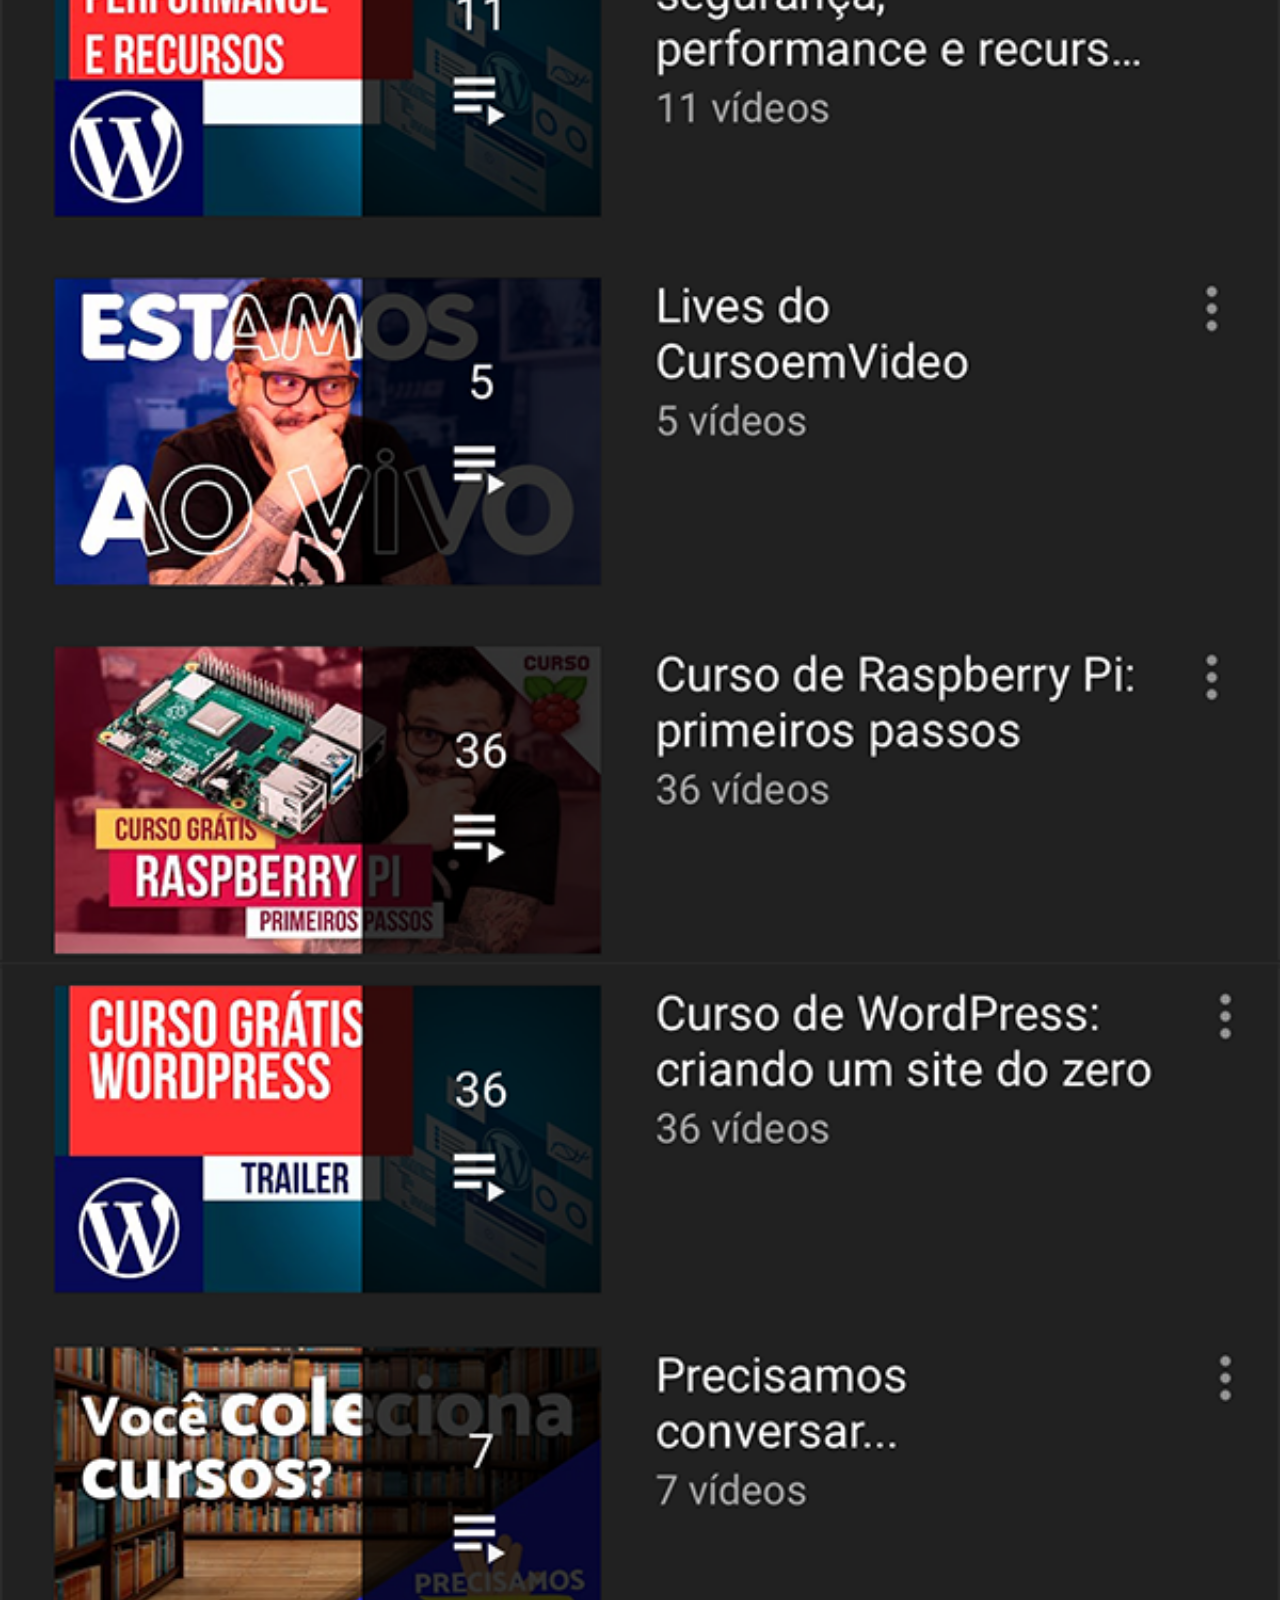
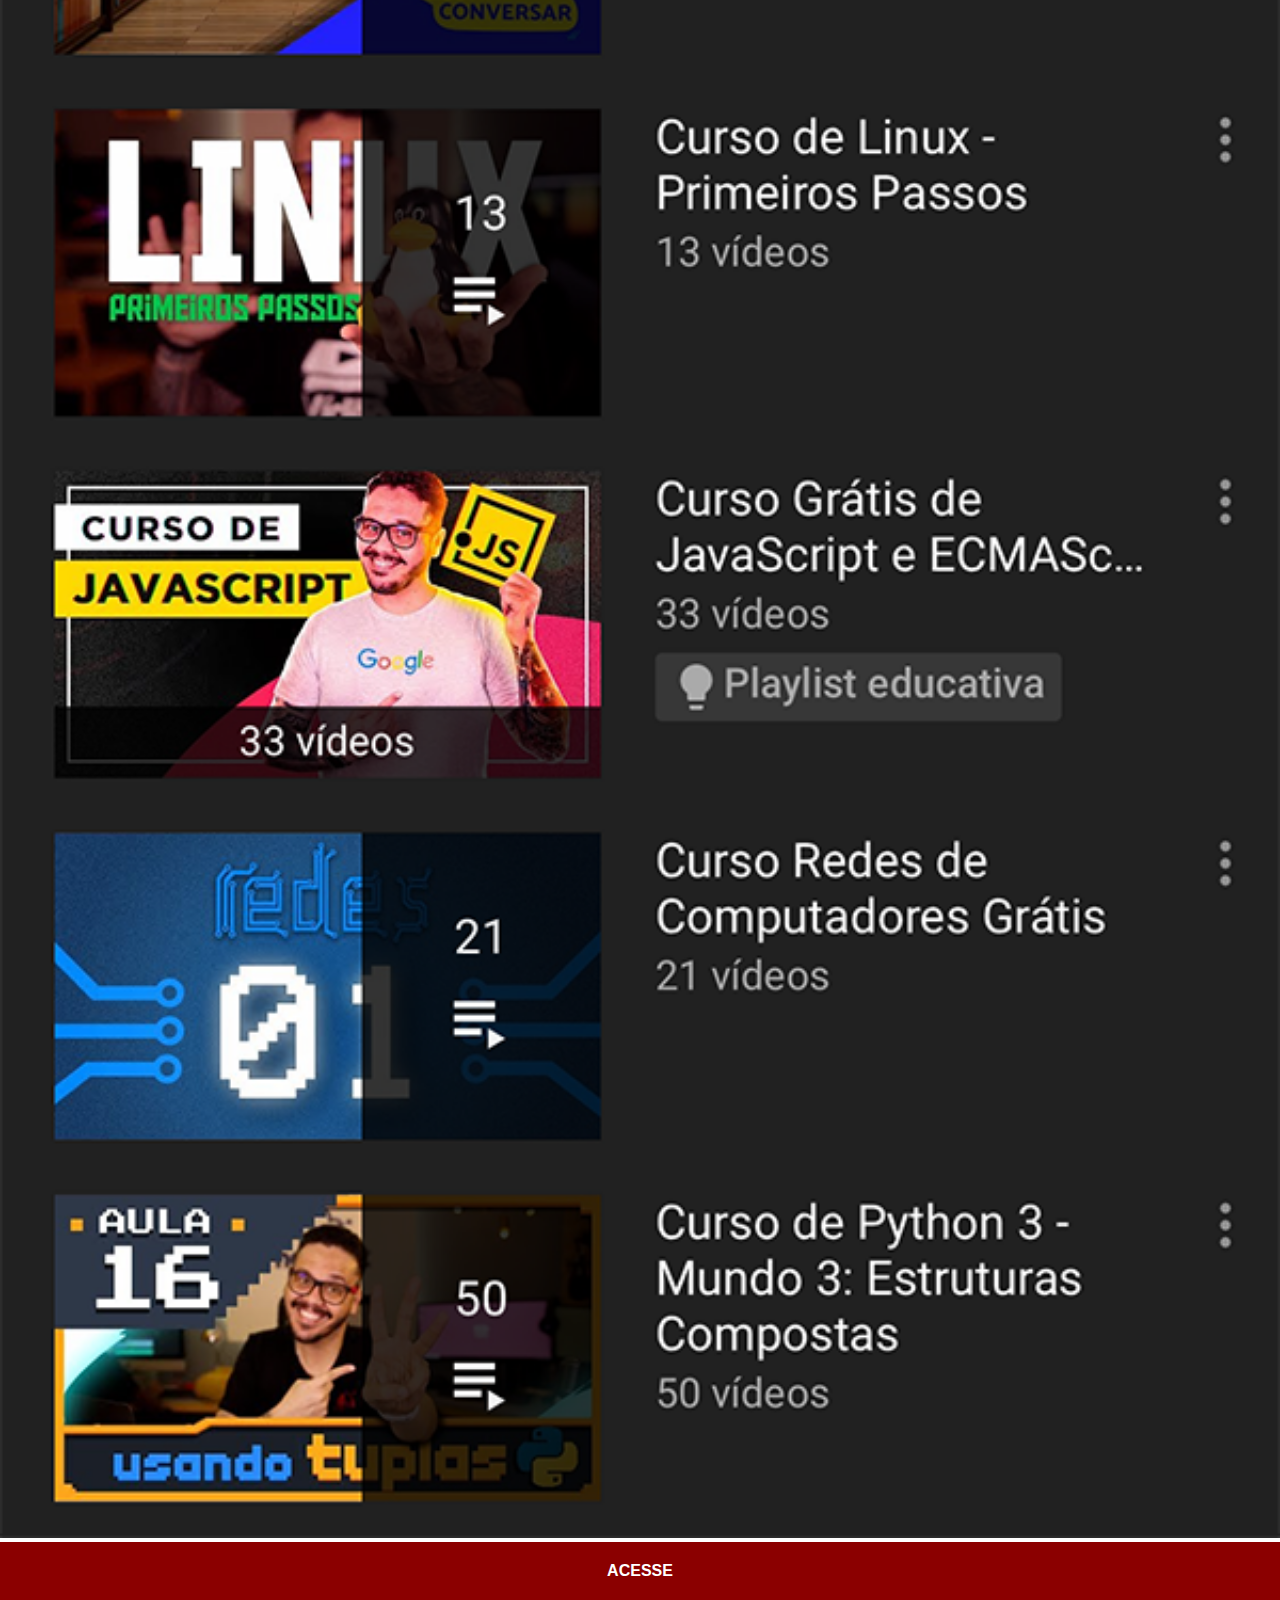
<file: yoytube.html>
<!DOCTYPE html>
<html lang="pt-br">
<head>
    <meta charset="UTF-8">
    <meta name="viewport" content="width=device-width, initial-scale=1.0"> <link rel="stylesheet" href="./estilo-botoes/style.css">
    <title>youtube</title>
</head>
<body>
    <img src="imagens/tela-youtube.png" alt="youtube">
    <a href="https://www.youtube.com/Cursoemvideo" target="_blank" >ACESSE</a>
</body>
</html>
</file>
<file: estilos/style.css>
@charset "UTF-8";
*{
    margin: 0;
    padding: 0;
    
}
body{
    background: url(../imagens/fundo-madeira.jpg);
    position: relative;
    background-size: cover;
    background-attachment: fixed;
    background-repeat: no-repeat;
    background-position: center;
}

   html,body{
    width: 100vw;
    height: 100vh;
   } 
    


 
section#telefone {
    position: absolute;
    height: 627px;
    width: 311px;
    top: 50%;
    left: 50%;
    transform: translate(-50%, -50%);
    
    background: url(../imagens/frame-iphone.png );
    background-repeat: no-repeat;
    
}
iframe#tela{
    position: relative;
    top: 80px;
    left: 22px;
    width: 267px;
    height: 471px;
  
    border: none;

}
section#botoes{
    text-align: right;
}
section#botoes img{
    
    width: 50px;
    height: 50px;
    border-radius: 50%;
    margin: 8px;
    box-shadow: 2px 2px 5px black;
   
 
}
section#botoes img:hover{
    transform: scale(1.1);
    transition: 0.3s;
    cursor: pointer;
    
   
    box-shadow: 0 0 10px blue;
}
section#titulo{
    display: block; /* Ou flex, dependendo do layout */
    
    margin: 0 auto; /* Centraliza horizontalmente */
}
    
    
section#titulo h1{
   text-align: center;
    padding-top: 10px;
    
    color: white;
    font-family: Georgia, 'Times New Roman', Times, serif
    font-weight: bolder;
 
    border-radius: 10px;
}
    
    section#titulo h1:hover{
        background-color: rgba(134, 112, 115, 0.692);
        border-radius: 50px;
    }
</file>
<file: estilo-botoes/style.css>
@charset "UTF-8";
*{
    margin: 0;
    padding: 0;
    font-family: Arial, Helvetica, sans-serif;
}

::-webkit-scrollbar{
    width: 0;
    height: 0;
}
img{
    width: 100vw;
    

}
a{
    display: block;
    background-color: darkred;
    color: white;
    padding: 20px;
    text-align: center;
    font-weight: bolder;
    text-decoration: none;
    


}
 a:hover{
    background-color: red;
 }
</file>
